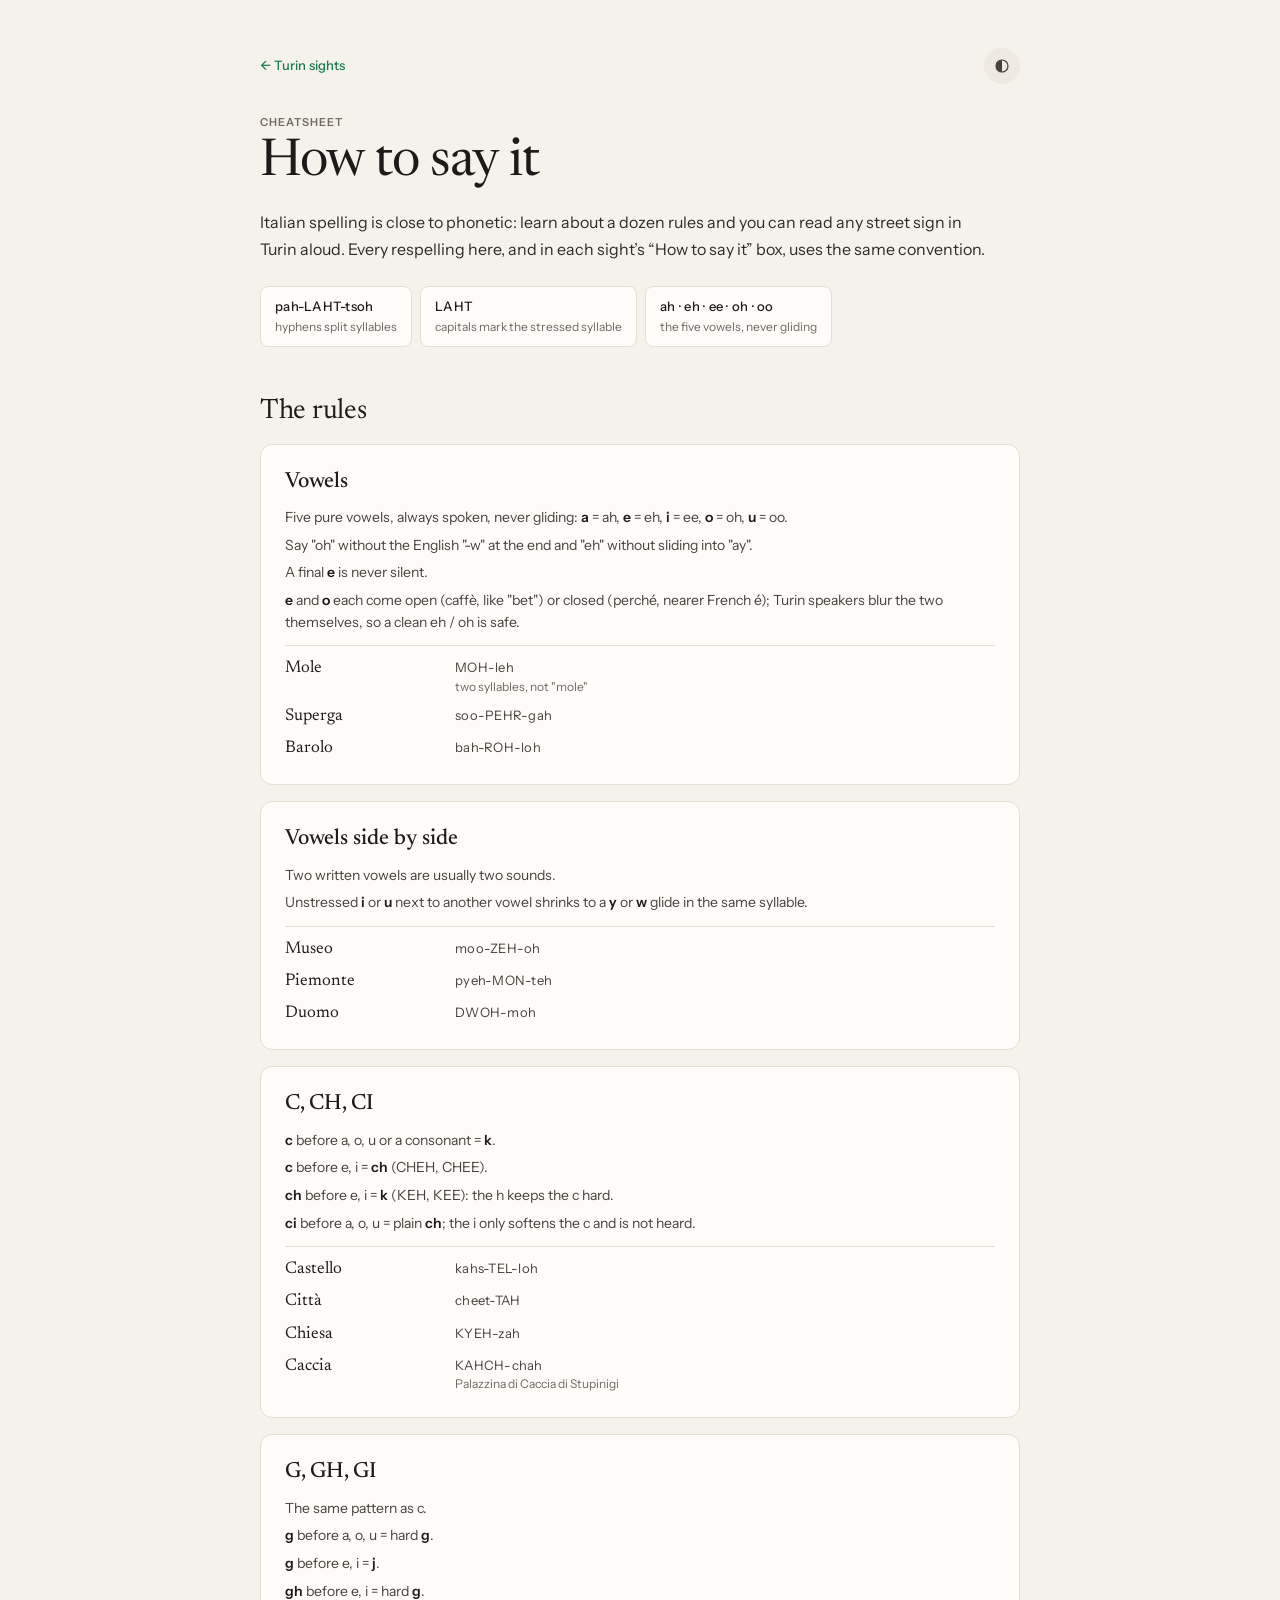
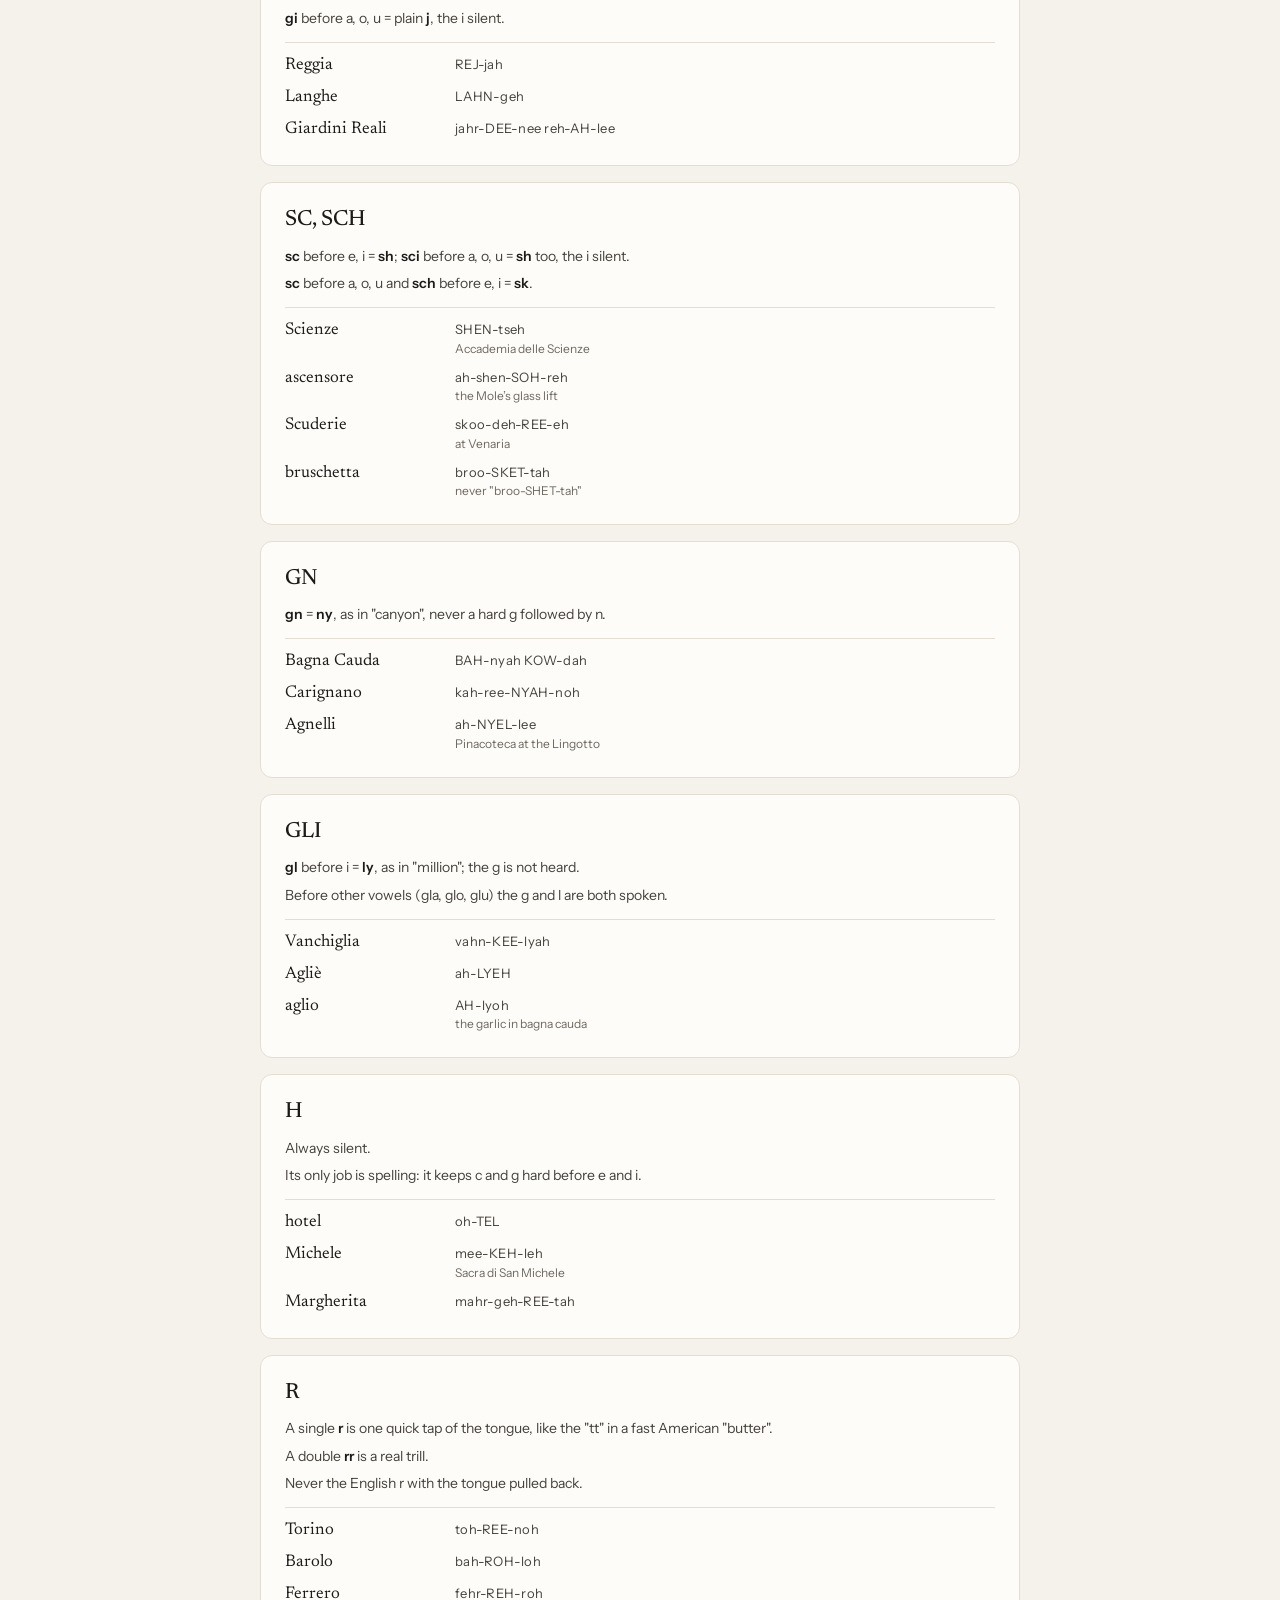
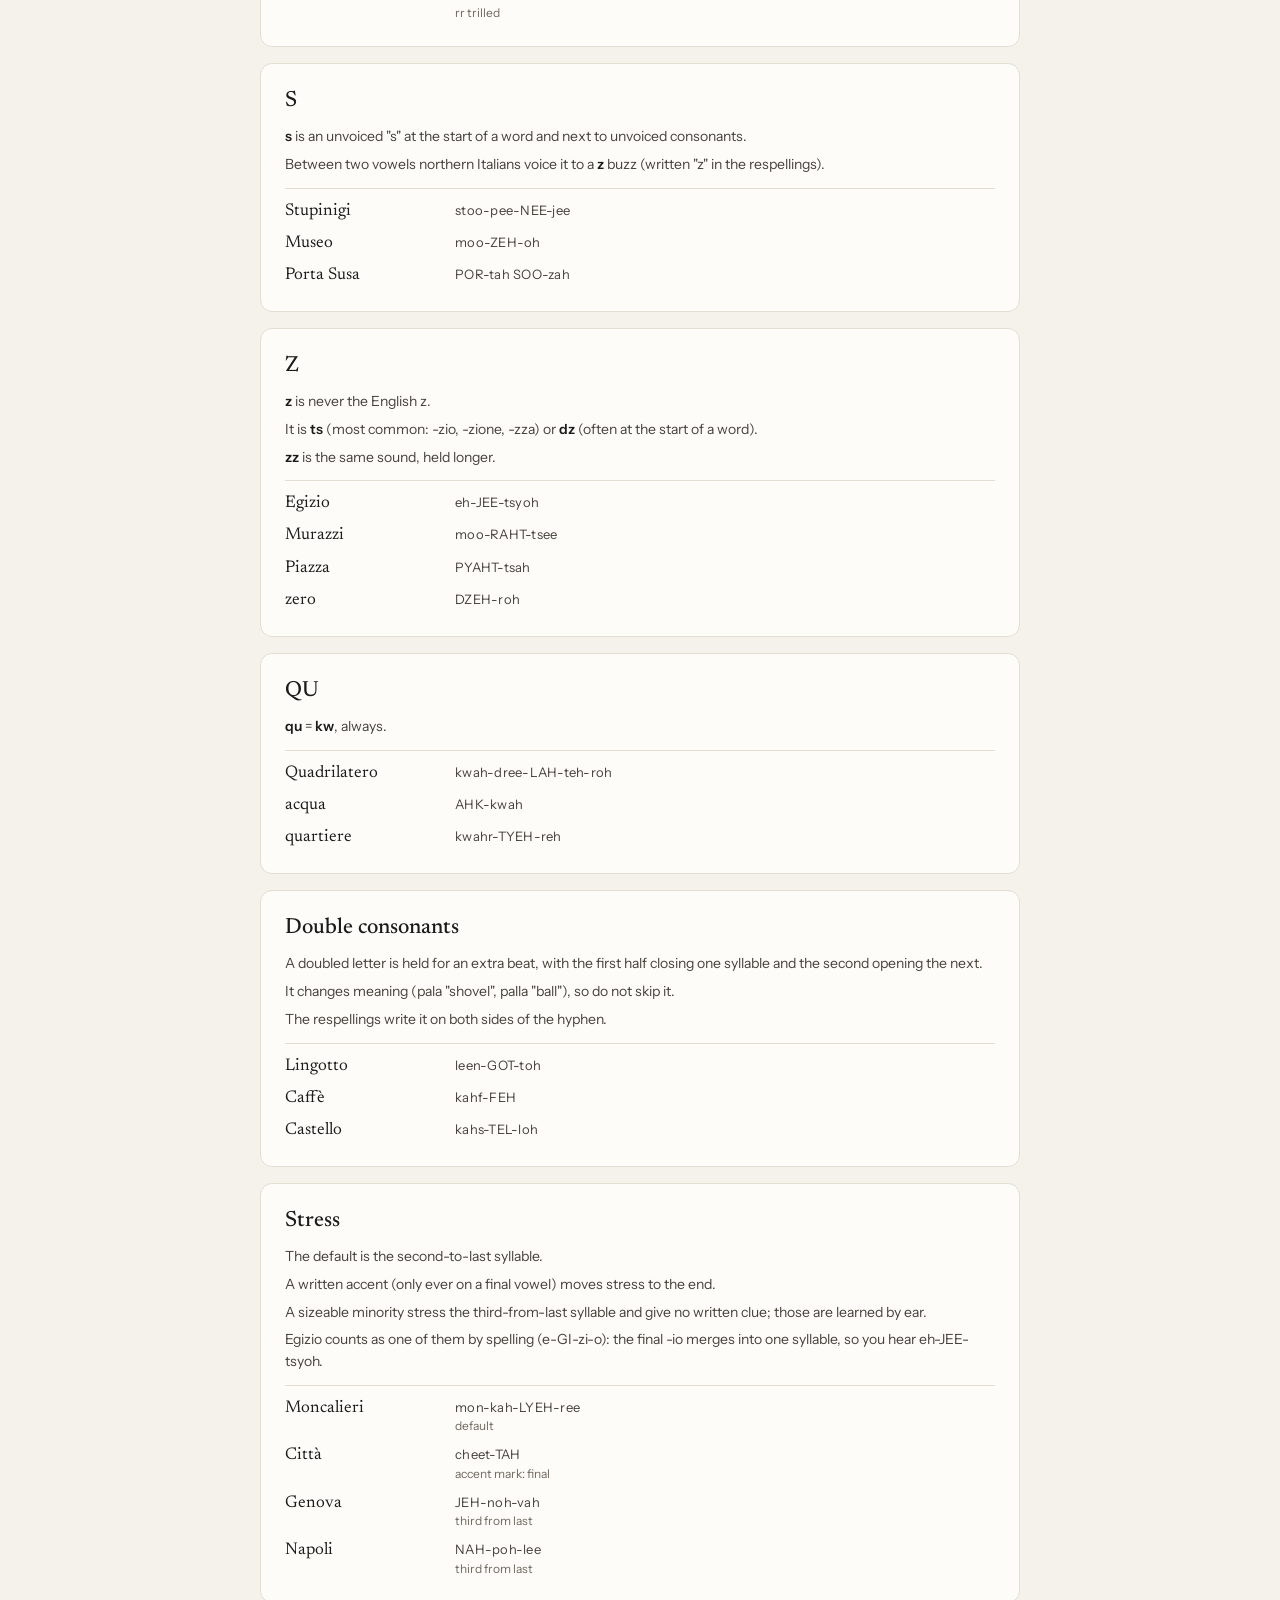
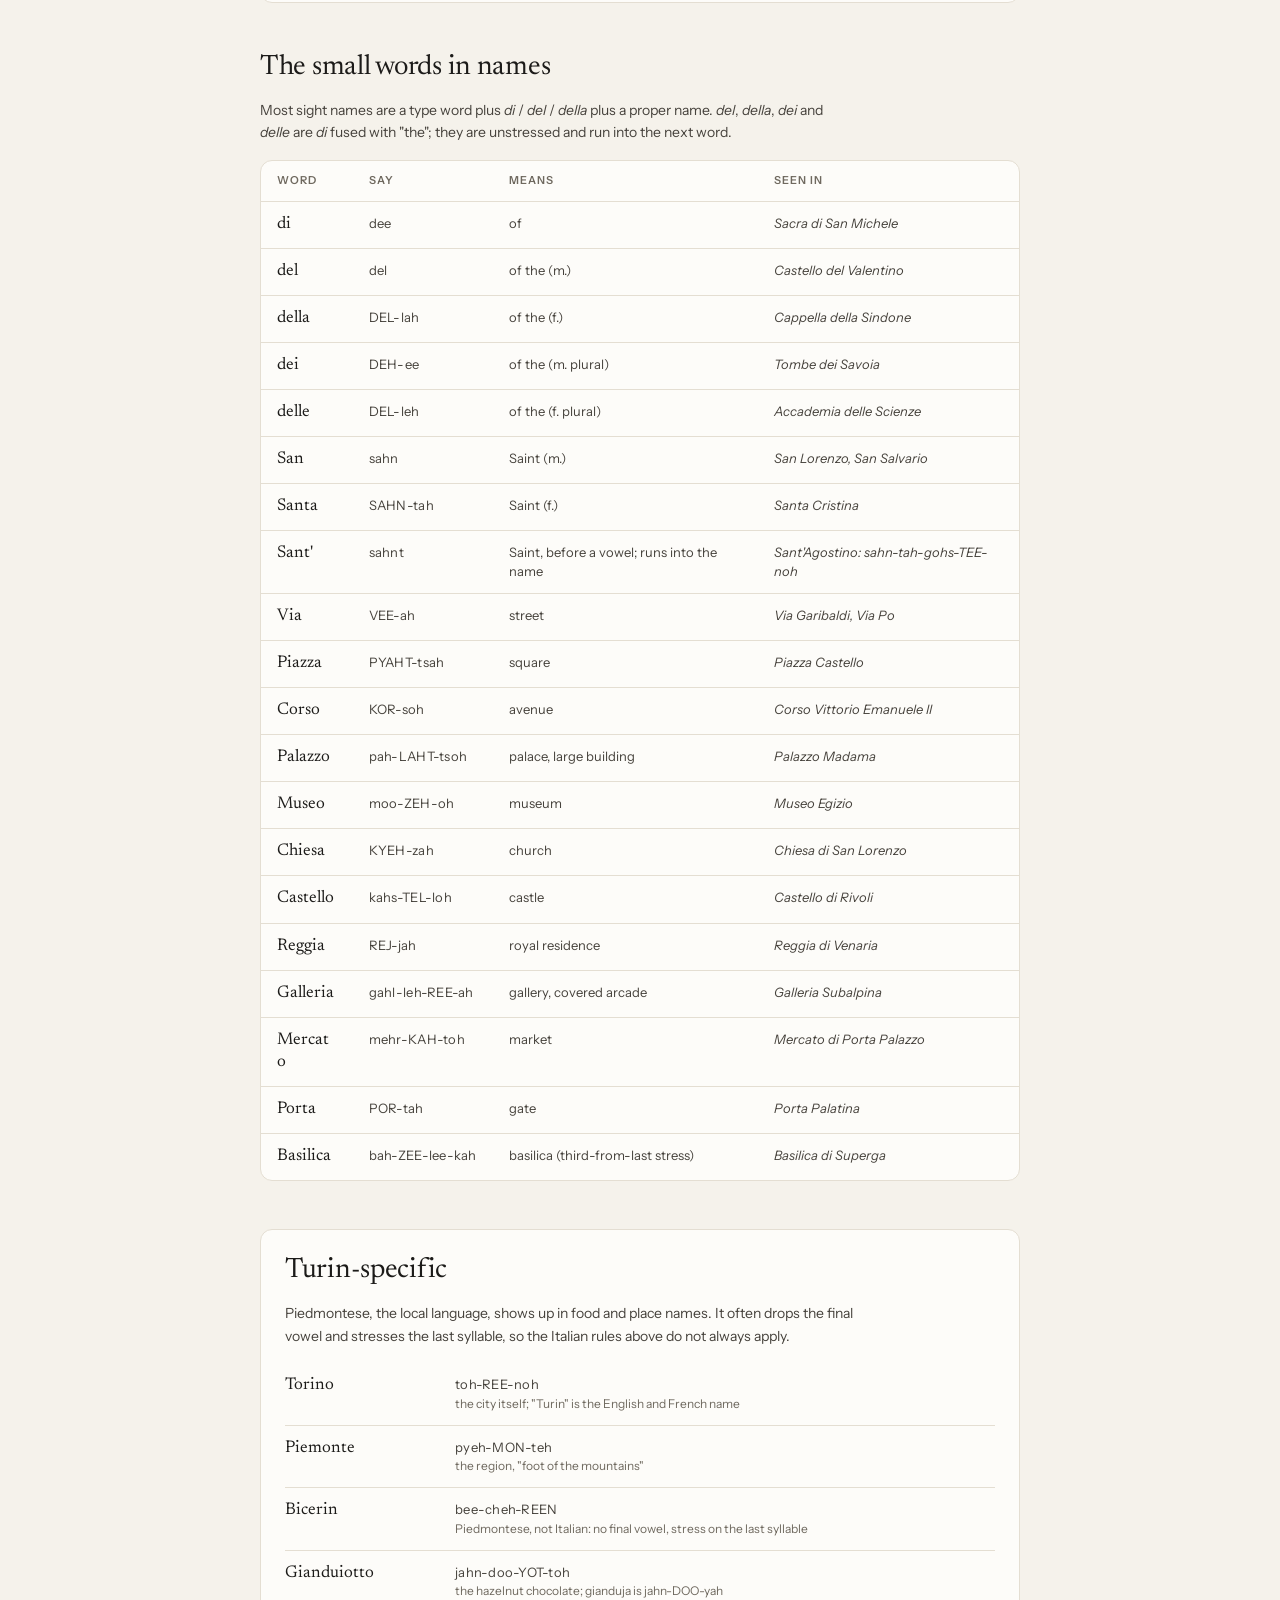
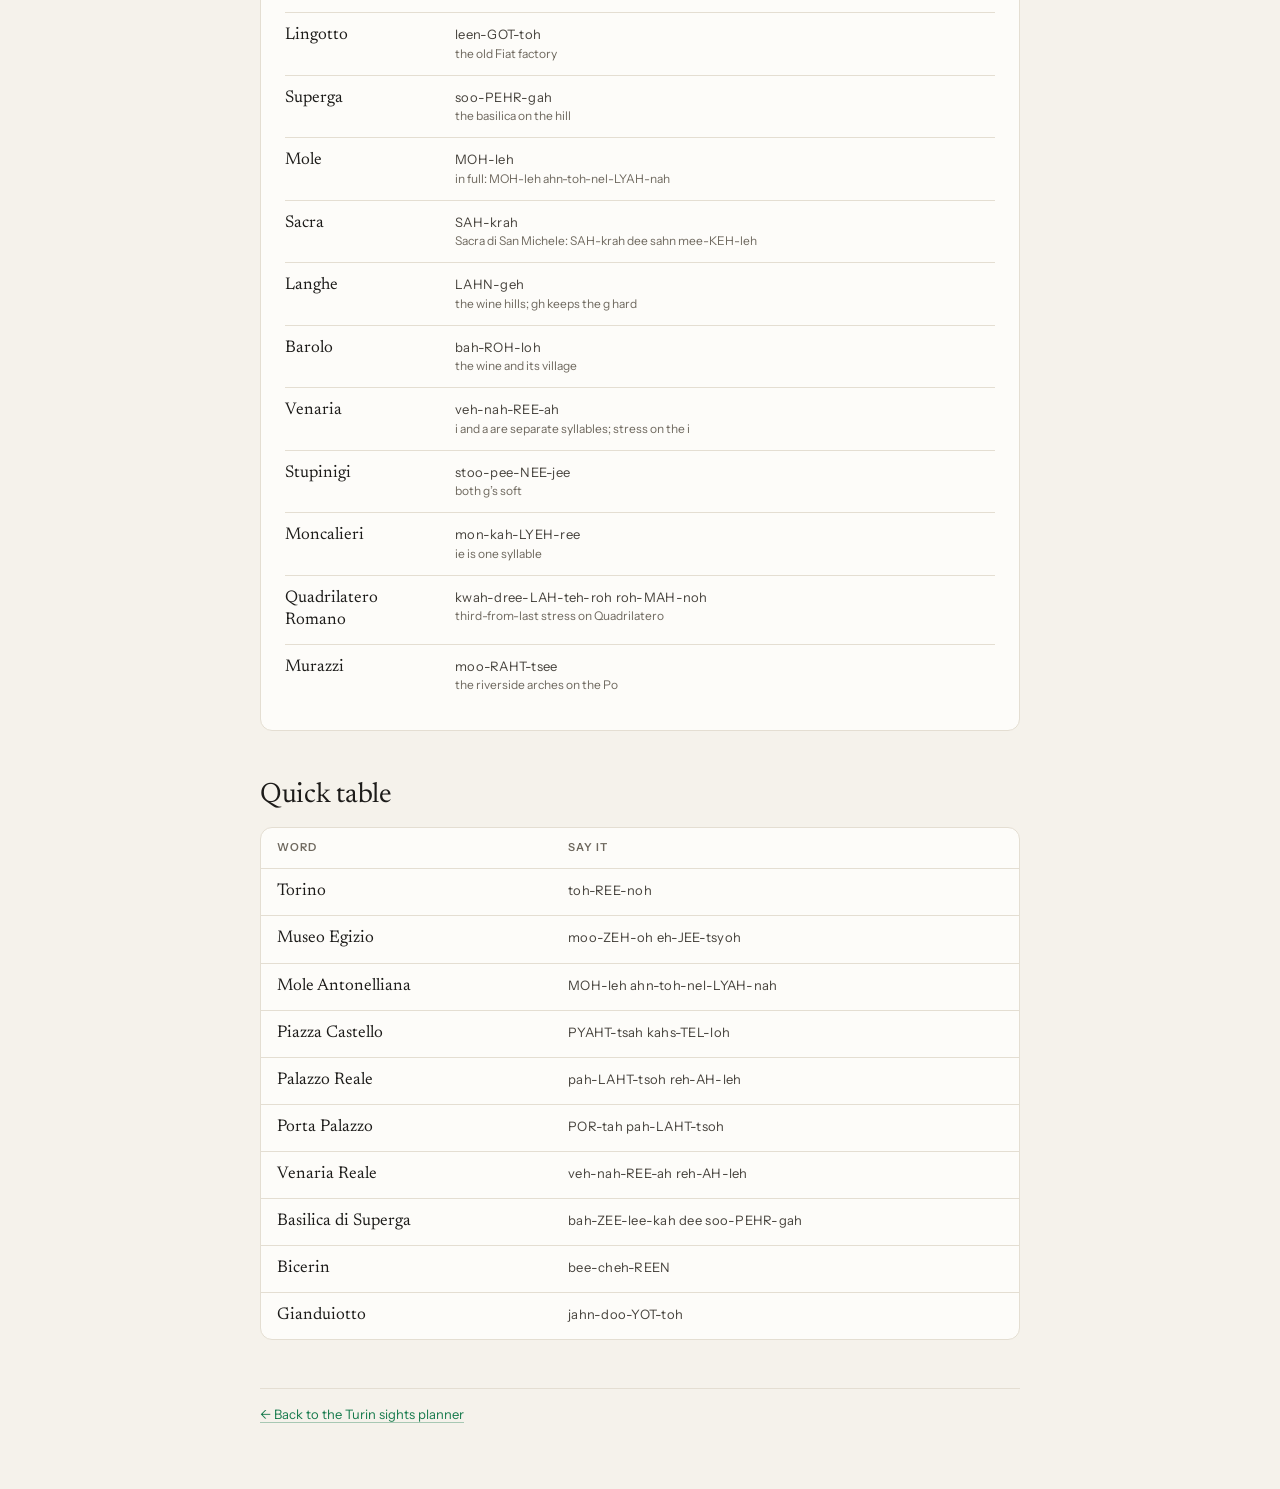
<file: pronunciation/index.html>
<!DOCTYPE html><html lang="en" data-astro-cid-ldqnoiyq> <head><meta charset="UTF-8"><meta name="viewport" content="width=device-width, initial-scale=1.0"><meta name="color-scheme" content="dark light"><meta name="description" content="Italian pronunciation rules for English speakers, with examples from Turin place names."><link rel="icon" href="data:image/svg+xml,%3Csvg xmlns='http://www.w3.org/2000/svg' viewBox='0 0 32 32'%3E%3Ccircle cx='16' cy='13' r='8' fill='%23167A4C'/%3E%3Cpath d='M16 31 9 18h14z' fill='%23167A4C'/%3E%3Ccircle cx='16' cy='13' r='3.2' fill='%23F5F2EB'/%3E%3C/svg%3E"><link rel="preconnect" href="https://fonts.googleapis.com"><link rel="preconnect" href="https://fonts.gstatic.com" crossorigin><link rel="stylesheet" href="https://fonts.googleapis.com/css2?family=Instrument+Sans:wght@400;500;600&family=Newsreader:ital,opsz,wght@0,6..72,300;0,6..72,400;0,6..72,500;1,6..72,300;1,6..72,400&display=swap"><title>Italian Pronunciation · Turin</title><script>
      // Same stored/system theme as the planner, applied before first paint.
      (function () {
        var t = null;
        try { t = JSON.parse(localStorage.getItem('sights-viewer:v1:theme')); } catch (e) {}
        if (t !== 'light' && t !== 'dark') {
          t = window.matchMedia && matchMedia('(prefers-color-scheme: light)').matches ? 'light' : 'dark';
        }
        document.documentElement.setAttribute('data-theme', t);
      })();
    </script><link rel="stylesheet" href="../_astro/index.DwyKe4c8.css">
<link rel="stylesheet" href="../_astro/pronunciation.D8u-wIQ3.css"></head> <body data-astro-cid-ldqnoiyq> <main class="pr" data-astro-cid-ldqnoiyq> <header class="pr-head" data-astro-cid-ldqnoiyq> <div class="pr-head-row" data-astro-cid-ldqnoiyq> <a class="text-btn pr-back" href="../index.html" data-astro-cid-ldqnoiyq>← Turin sights</a> <button type="button" class="round-btn" id="theme-toggle" aria-label="Toggle light or dark theme" title="Toggle theme" data-astro-cid-ldqnoiyq> <svg width="16" height="16" viewBox="0 0 24 24" fill="none" stroke="currentColor" stroke-width="1.8" stroke-linecap="round" stroke-linejoin="round" aria-hidden="true" data-astro-cid-ldqnoiyq> <path d="M12 3a9 9 0 1 0 0 18z" fill="currentColor" stroke="none" data-astro-cid-ldqnoiyq></path> <circle cx="12" cy="12" r="9" data-astro-cid-ldqnoiyq></circle> </svg> </button> </div> <p class="eyebrow" data-astro-cid-ldqnoiyq>Cheatsheet</p> <h1 class="pr-title" data-astro-cid-ldqnoiyq>How to say it</h1> <p class="pr-lede" data-astro-cid-ldqnoiyq>
Italian spelling is close to phonetic: learn about a dozen rules and you can read any street sign in Turin aloud. Every respelling here, and in each sight’s “How to say it” box, uses the same convention.
</p> <div class="pr-key" aria-label="How to read the respellings" data-astro-cid-ldqnoiyq> <div data-astro-cid-ldqnoiyq><span class="say" data-astro-cid-ldqnoiyq>pah-LAHT-tsoh</span><span data-astro-cid-ldqnoiyq>hyphens split syllables</span></div> <div data-astro-cid-ldqnoiyq><span class="say" data-astro-cid-ldqnoiyq>LAHT</span><span data-astro-cid-ldqnoiyq>capitals mark the stressed syllable</span></div> <div data-astro-cid-ldqnoiyq><span class="say" data-astro-cid-ldqnoiyq>ah · eh · ee · oh · oo</span><span data-astro-cid-ldqnoiyq>the five vowels, never gliding</span></div> </div> </header> <section aria-labelledby="rules-h" data-astro-cid-ldqnoiyq> <h2 id="rules-h" class="pr-h2" data-astro-cid-ldqnoiyq>The rules</h2> <div class="pr-grid" data-astro-cid-ldqnoiyq> <article class="pr-card" data-astro-cid-ldqnoiyq> <h3 data-astro-cid-ldqnoiyq>Vowels</h3> <ul class="pr-lines" data-astro-cid-ldqnoiyq> <li data-astro-cid-ldqnoiyq>Five pure vowels, always spoken, never gliding: <b>a</b> = ah, <b>e</b> = eh, <b>i</b> = ee, <b>o</b> = oh, <b>u</b> = oo.</li><li data-astro-cid-ldqnoiyq>Say "oh" without the English "-w" at the end and "eh" without sliding into "ay".</li><li data-astro-cid-ldqnoiyq>A final <b>e</b> is never silent.</li><li data-astro-cid-ldqnoiyq><b>e</b> and <b>o</b> each come open (caffè, like "bet") or closed (perché, nearer French é); Turin speakers blur the two themselves, so a clean eh / oh is safe.</li> </ul> <dl class="pr-ex" data-astro-cid-ldqnoiyq> <div class="pr-ex__row" data-astro-cid-ldqnoiyq> <dt lang="it" data-astro-cid-ldqnoiyq>Mole</dt> <dd data-astro-cid-ldqnoiyq> <span class="say" data-astro-cid-ldqnoiyq>MOH-leh</span> <span class="pr-note" data-astro-cid-ldqnoiyq>two syllables, not &quot;mole&quot;</span> </dd> </div><div class="pr-ex__row" data-astro-cid-ldqnoiyq> <dt lang="it" data-astro-cid-ldqnoiyq>Superga</dt> <dd data-astro-cid-ldqnoiyq> <span class="say" data-astro-cid-ldqnoiyq>soo-PEHR-gah</span>  </dd> </div><div class="pr-ex__row" data-astro-cid-ldqnoiyq> <dt lang="it" data-astro-cid-ldqnoiyq>Barolo</dt> <dd data-astro-cid-ldqnoiyq> <span class="say" data-astro-cid-ldqnoiyq>bah-ROH-loh</span>  </dd> </div> </dl> </article><article class="pr-card" data-astro-cid-ldqnoiyq> <h3 data-astro-cid-ldqnoiyq>Vowels side by side</h3> <ul class="pr-lines" data-astro-cid-ldqnoiyq> <li data-astro-cid-ldqnoiyq>Two written vowels are usually two sounds.</li><li data-astro-cid-ldqnoiyq>Unstressed <b>i</b> or <b>u</b> next to another vowel shrinks to a <b>y</b> or <b>w</b> glide in the same syllable.</li> </ul> <dl class="pr-ex" data-astro-cid-ldqnoiyq> <div class="pr-ex__row" data-astro-cid-ldqnoiyq> <dt lang="it" data-astro-cid-ldqnoiyq>Museo</dt> <dd data-astro-cid-ldqnoiyq> <span class="say" data-astro-cid-ldqnoiyq>moo-ZEH-oh</span>  </dd> </div><div class="pr-ex__row" data-astro-cid-ldqnoiyq> <dt lang="it" data-astro-cid-ldqnoiyq>Piemonte</dt> <dd data-astro-cid-ldqnoiyq> <span class="say" data-astro-cid-ldqnoiyq>pyeh-MON-teh</span>  </dd> </div><div class="pr-ex__row" data-astro-cid-ldqnoiyq> <dt lang="it" data-astro-cid-ldqnoiyq>Duomo</dt> <dd data-astro-cid-ldqnoiyq> <span class="say" data-astro-cid-ldqnoiyq>DWOH-moh</span>  </dd> </div> </dl> </article><article class="pr-card" data-astro-cid-ldqnoiyq> <h3 data-astro-cid-ldqnoiyq>C, CH, CI</h3> <ul class="pr-lines" data-astro-cid-ldqnoiyq> <li data-astro-cid-ldqnoiyq><b>c</b> before a, o, u or a consonant = <b>k</b>.</li><li data-astro-cid-ldqnoiyq><b>c</b> before e, i = <b>ch</b> (CHEH, CHEE).</li><li data-astro-cid-ldqnoiyq><b>ch</b> before e, i = <b>k</b> (KEH, KEE): the h keeps the c hard.</li><li data-astro-cid-ldqnoiyq><b>ci</b> before a, o, u = plain <b>ch</b>; the i only softens the c and is not heard.</li> </ul> <dl class="pr-ex" data-astro-cid-ldqnoiyq> <div class="pr-ex__row" data-astro-cid-ldqnoiyq> <dt lang="it" data-astro-cid-ldqnoiyq>Castello</dt> <dd data-astro-cid-ldqnoiyq> <span class="say" data-astro-cid-ldqnoiyq>kahs-TEL-loh</span>  </dd> </div><div class="pr-ex__row" data-astro-cid-ldqnoiyq> <dt lang="it" data-astro-cid-ldqnoiyq>Città</dt> <dd data-astro-cid-ldqnoiyq> <span class="say" data-astro-cid-ldqnoiyq>cheet-TAH</span>  </dd> </div><div class="pr-ex__row" data-astro-cid-ldqnoiyq> <dt lang="it" data-astro-cid-ldqnoiyq>Chiesa</dt> <dd data-astro-cid-ldqnoiyq> <span class="say" data-astro-cid-ldqnoiyq>KYEH-zah</span>  </dd> </div><div class="pr-ex__row" data-astro-cid-ldqnoiyq> <dt lang="it" data-astro-cid-ldqnoiyq>Caccia</dt> <dd data-astro-cid-ldqnoiyq> <span class="say" data-astro-cid-ldqnoiyq>KAHCH-chah</span> <span class="pr-note" data-astro-cid-ldqnoiyq>Palazzina di Caccia di Stupinigi</span> </dd> </div> </dl> </article><article class="pr-card" data-astro-cid-ldqnoiyq> <h3 data-astro-cid-ldqnoiyq>G, GH, GI</h3> <ul class="pr-lines" data-astro-cid-ldqnoiyq> <li data-astro-cid-ldqnoiyq>The same pattern as c.</li><li data-astro-cid-ldqnoiyq><b>g</b> before a, o, u = hard <b>g</b>.</li><li data-astro-cid-ldqnoiyq><b>g</b> before e, i = <b>j</b>.</li><li data-astro-cid-ldqnoiyq><b>gh</b> before e, i = hard <b>g</b>.</li><li data-astro-cid-ldqnoiyq><b>gi</b> before a, o, u = plain <b>j</b>, the i silent.</li> </ul> <dl class="pr-ex" data-astro-cid-ldqnoiyq> <div class="pr-ex__row" data-astro-cid-ldqnoiyq> <dt lang="it" data-astro-cid-ldqnoiyq>Reggia</dt> <dd data-astro-cid-ldqnoiyq> <span class="say" data-astro-cid-ldqnoiyq>REJ-jah</span>  </dd> </div><div class="pr-ex__row" data-astro-cid-ldqnoiyq> <dt lang="it" data-astro-cid-ldqnoiyq>Langhe</dt> <dd data-astro-cid-ldqnoiyq> <span class="say" data-astro-cid-ldqnoiyq>LAHN-geh</span>  </dd> </div><div class="pr-ex__row" data-astro-cid-ldqnoiyq> <dt lang="it" data-astro-cid-ldqnoiyq>Giardini Reali</dt> <dd data-astro-cid-ldqnoiyq> <span class="say" data-astro-cid-ldqnoiyq>jahr-DEE-nee reh-AH-lee</span>  </dd> </div> </dl> </article><article class="pr-card" data-astro-cid-ldqnoiyq> <h3 data-astro-cid-ldqnoiyq>SC, SCH</h3> <ul class="pr-lines" data-astro-cid-ldqnoiyq> <li data-astro-cid-ldqnoiyq><b>sc</b> before e, i = <b>sh</b>; <b>sci</b> before a, o, u = <b>sh</b> too, the i silent.</li><li data-astro-cid-ldqnoiyq><b>sc</b> before a, o, u and <b>sch</b> before e, i = <b>sk</b>.</li> </ul> <dl class="pr-ex" data-astro-cid-ldqnoiyq> <div class="pr-ex__row" data-astro-cid-ldqnoiyq> <dt lang="it" data-astro-cid-ldqnoiyq>Scienze</dt> <dd data-astro-cid-ldqnoiyq> <span class="say" data-astro-cid-ldqnoiyq>SHEN-tseh</span> <span class="pr-note" data-astro-cid-ldqnoiyq>Accademia delle Scienze</span> </dd> </div><div class="pr-ex__row" data-astro-cid-ldqnoiyq> <dt lang="it" data-astro-cid-ldqnoiyq>ascensore</dt> <dd data-astro-cid-ldqnoiyq> <span class="say" data-astro-cid-ldqnoiyq>ah-shen-SOH-reh</span> <span class="pr-note" data-astro-cid-ldqnoiyq>the Mole’s glass lift</span> </dd> </div><div class="pr-ex__row" data-astro-cid-ldqnoiyq> <dt lang="it" data-astro-cid-ldqnoiyq>Scuderie</dt> <dd data-astro-cid-ldqnoiyq> <span class="say" data-astro-cid-ldqnoiyq>skoo-deh-REE-eh</span> <span class="pr-note" data-astro-cid-ldqnoiyq>at Venaria</span> </dd> </div><div class="pr-ex__row" data-astro-cid-ldqnoiyq> <dt lang="it" data-astro-cid-ldqnoiyq>bruschetta</dt> <dd data-astro-cid-ldqnoiyq> <span class="say" data-astro-cid-ldqnoiyq>broo-SKET-tah</span> <span class="pr-note" data-astro-cid-ldqnoiyq>never &quot;broo-SHET-tah&quot;</span> </dd> </div> </dl> </article><article class="pr-card" data-astro-cid-ldqnoiyq> <h3 data-astro-cid-ldqnoiyq>GN</h3> <ul class="pr-lines" data-astro-cid-ldqnoiyq> <li data-astro-cid-ldqnoiyq><b>gn</b> = <b>ny</b>, as in "canyon", never a hard g followed by n.</li> </ul> <dl class="pr-ex" data-astro-cid-ldqnoiyq> <div class="pr-ex__row" data-astro-cid-ldqnoiyq> <dt lang="it" data-astro-cid-ldqnoiyq>Bagna Cauda</dt> <dd data-astro-cid-ldqnoiyq> <span class="say" data-astro-cid-ldqnoiyq>BAH-nyah KOW-dah</span>  </dd> </div><div class="pr-ex__row" data-astro-cid-ldqnoiyq> <dt lang="it" data-astro-cid-ldqnoiyq>Carignano</dt> <dd data-astro-cid-ldqnoiyq> <span class="say" data-astro-cid-ldqnoiyq>kah-ree-NYAH-noh</span>  </dd> </div><div class="pr-ex__row" data-astro-cid-ldqnoiyq> <dt lang="it" data-astro-cid-ldqnoiyq>Agnelli</dt> <dd data-astro-cid-ldqnoiyq> <span class="say" data-astro-cid-ldqnoiyq>ah-NYEL-lee</span> <span class="pr-note" data-astro-cid-ldqnoiyq>Pinacoteca at the Lingotto</span> </dd> </div> </dl> </article><article class="pr-card" data-astro-cid-ldqnoiyq> <h3 data-astro-cid-ldqnoiyq>GLI</h3> <ul class="pr-lines" data-astro-cid-ldqnoiyq> <li data-astro-cid-ldqnoiyq><b>gl</b> before i = <b>ly</b>, as in "million"; the g is not heard.</li><li data-astro-cid-ldqnoiyq>Before other vowels (gla, glo, glu) the g and l are both spoken.</li> </ul> <dl class="pr-ex" data-astro-cid-ldqnoiyq> <div class="pr-ex__row" data-astro-cid-ldqnoiyq> <dt lang="it" data-astro-cid-ldqnoiyq>Vanchiglia</dt> <dd data-astro-cid-ldqnoiyq> <span class="say" data-astro-cid-ldqnoiyq>vahn-KEE-lyah</span>  </dd> </div><div class="pr-ex__row" data-astro-cid-ldqnoiyq> <dt lang="it" data-astro-cid-ldqnoiyq>Agliè</dt> <dd data-astro-cid-ldqnoiyq> <span class="say" data-astro-cid-ldqnoiyq>ah-LYEH</span>  </dd> </div><div class="pr-ex__row" data-astro-cid-ldqnoiyq> <dt lang="it" data-astro-cid-ldqnoiyq>aglio</dt> <dd data-astro-cid-ldqnoiyq> <span class="say" data-astro-cid-ldqnoiyq>AH-lyoh</span> <span class="pr-note" data-astro-cid-ldqnoiyq>the garlic in bagna cauda</span> </dd> </div> </dl> </article><article class="pr-card" data-astro-cid-ldqnoiyq> <h3 data-astro-cid-ldqnoiyq>H</h3> <ul class="pr-lines" data-astro-cid-ldqnoiyq> <li data-astro-cid-ldqnoiyq>Always silent.</li><li data-astro-cid-ldqnoiyq>Its only job is spelling: it keeps c and g hard before e and i.</li> </ul> <dl class="pr-ex" data-astro-cid-ldqnoiyq> <div class="pr-ex__row" data-astro-cid-ldqnoiyq> <dt lang="it" data-astro-cid-ldqnoiyq>hotel</dt> <dd data-astro-cid-ldqnoiyq> <span class="say" data-astro-cid-ldqnoiyq>oh-TEL</span>  </dd> </div><div class="pr-ex__row" data-astro-cid-ldqnoiyq> <dt lang="it" data-astro-cid-ldqnoiyq>Michele</dt> <dd data-astro-cid-ldqnoiyq> <span class="say" data-astro-cid-ldqnoiyq>mee-KEH-leh</span> <span class="pr-note" data-astro-cid-ldqnoiyq>Sacra di San Michele</span> </dd> </div><div class="pr-ex__row" data-astro-cid-ldqnoiyq> <dt lang="it" data-astro-cid-ldqnoiyq>Margherita</dt> <dd data-astro-cid-ldqnoiyq> <span class="say" data-astro-cid-ldqnoiyq>mahr-geh-REE-tah</span>  </dd> </div> </dl> </article><article class="pr-card" data-astro-cid-ldqnoiyq> <h3 data-astro-cid-ldqnoiyq>R</h3> <ul class="pr-lines" data-astro-cid-ldqnoiyq> <li data-astro-cid-ldqnoiyq>A single <b>r</b> is one quick tap of the tongue, like the "tt" in a fast American "butter".</li><li data-astro-cid-ldqnoiyq>A double <b>rr</b> is a real trill.</li><li data-astro-cid-ldqnoiyq>Never the English r with the tongue pulled back.</li> </ul> <dl class="pr-ex" data-astro-cid-ldqnoiyq> <div class="pr-ex__row" data-astro-cid-ldqnoiyq> <dt lang="it" data-astro-cid-ldqnoiyq>Torino</dt> <dd data-astro-cid-ldqnoiyq> <span class="say" data-astro-cid-ldqnoiyq>toh-REE-noh</span>  </dd> </div><div class="pr-ex__row" data-astro-cid-ldqnoiyq> <dt lang="it" data-astro-cid-ldqnoiyq>Barolo</dt> <dd data-astro-cid-ldqnoiyq> <span class="say" data-astro-cid-ldqnoiyq>bah-ROH-loh</span>  </dd> </div><div class="pr-ex__row" data-astro-cid-ldqnoiyq> <dt lang="it" data-astro-cid-ldqnoiyq>Ferrero</dt> <dd data-astro-cid-ldqnoiyq> <span class="say" data-astro-cid-ldqnoiyq>fehr-REH-roh</span> <span class="pr-note" data-astro-cid-ldqnoiyq>rr trilled</span> </dd> </div> </dl> </article><article class="pr-card" data-astro-cid-ldqnoiyq> <h3 data-astro-cid-ldqnoiyq>S</h3> <ul class="pr-lines" data-astro-cid-ldqnoiyq> <li data-astro-cid-ldqnoiyq><b>s</b> is an unvoiced "s" at the start of a word and next to unvoiced consonants.</li><li data-astro-cid-ldqnoiyq>Between two vowels northern Italians voice it to a <b>z</b> buzz (written "z" in the respellings).</li> </ul> <dl class="pr-ex" data-astro-cid-ldqnoiyq> <div class="pr-ex__row" data-astro-cid-ldqnoiyq> <dt lang="it" data-astro-cid-ldqnoiyq>Stupinigi</dt> <dd data-astro-cid-ldqnoiyq> <span class="say" data-astro-cid-ldqnoiyq>stoo-pee-NEE-jee</span>  </dd> </div><div class="pr-ex__row" data-astro-cid-ldqnoiyq> <dt lang="it" data-astro-cid-ldqnoiyq>Museo</dt> <dd data-astro-cid-ldqnoiyq> <span class="say" data-astro-cid-ldqnoiyq>moo-ZEH-oh</span>  </dd> </div><div class="pr-ex__row" data-astro-cid-ldqnoiyq> <dt lang="it" data-astro-cid-ldqnoiyq>Porta Susa</dt> <dd data-astro-cid-ldqnoiyq> <span class="say" data-astro-cid-ldqnoiyq>POR-tah SOO-zah</span>  </dd> </div> </dl> </article><article class="pr-card" data-astro-cid-ldqnoiyq> <h3 data-astro-cid-ldqnoiyq>Z</h3> <ul class="pr-lines" data-astro-cid-ldqnoiyq> <li data-astro-cid-ldqnoiyq><b>z</b> is never the English z.</li><li data-astro-cid-ldqnoiyq>It is <b>ts</b> (most common: -zio, -zione, -zza) or <b>dz</b> (often at the start of a word).</li><li data-astro-cid-ldqnoiyq><b>zz</b> is the same sound, held longer.</li> </ul> <dl class="pr-ex" data-astro-cid-ldqnoiyq> <div class="pr-ex__row" data-astro-cid-ldqnoiyq> <dt lang="it" data-astro-cid-ldqnoiyq>Egizio</dt> <dd data-astro-cid-ldqnoiyq> <span class="say" data-astro-cid-ldqnoiyq>eh-JEE-tsyoh</span>  </dd> </div><div class="pr-ex__row" data-astro-cid-ldqnoiyq> <dt lang="it" data-astro-cid-ldqnoiyq>Murazzi</dt> <dd data-astro-cid-ldqnoiyq> <span class="say" data-astro-cid-ldqnoiyq>moo-RAHT-tsee</span>  </dd> </div><div class="pr-ex__row" data-astro-cid-ldqnoiyq> <dt lang="it" data-astro-cid-ldqnoiyq>Piazza</dt> <dd data-astro-cid-ldqnoiyq> <span class="say" data-astro-cid-ldqnoiyq>PYAHT-tsah</span>  </dd> </div><div class="pr-ex__row" data-astro-cid-ldqnoiyq> <dt lang="it" data-astro-cid-ldqnoiyq>zero</dt> <dd data-astro-cid-ldqnoiyq> <span class="say" data-astro-cid-ldqnoiyq>DZEH-roh</span>  </dd> </div> </dl> </article><article class="pr-card" data-astro-cid-ldqnoiyq> <h3 data-astro-cid-ldqnoiyq>QU</h3> <ul class="pr-lines" data-astro-cid-ldqnoiyq> <li data-astro-cid-ldqnoiyq><b>qu</b> = <b>kw</b>, always.</li> </ul> <dl class="pr-ex" data-astro-cid-ldqnoiyq> <div class="pr-ex__row" data-astro-cid-ldqnoiyq> <dt lang="it" data-astro-cid-ldqnoiyq>Quadrilatero</dt> <dd data-astro-cid-ldqnoiyq> <span class="say" data-astro-cid-ldqnoiyq>kwah-dree-LAH-teh-roh</span>  </dd> </div><div class="pr-ex__row" data-astro-cid-ldqnoiyq> <dt lang="it" data-astro-cid-ldqnoiyq>acqua</dt> <dd data-astro-cid-ldqnoiyq> <span class="say" data-astro-cid-ldqnoiyq>AHK-kwah</span>  </dd> </div><div class="pr-ex__row" data-astro-cid-ldqnoiyq> <dt lang="it" data-astro-cid-ldqnoiyq>quartiere</dt> <dd data-astro-cid-ldqnoiyq> <span class="say" data-astro-cid-ldqnoiyq>kwahr-TYEH-reh</span>  </dd> </div> </dl> </article><article class="pr-card" data-astro-cid-ldqnoiyq> <h3 data-astro-cid-ldqnoiyq>Double consonants</h3> <ul class="pr-lines" data-astro-cid-ldqnoiyq> <li data-astro-cid-ldqnoiyq>A doubled letter is held for an extra beat, with the first half closing one syllable and the second opening the next.</li><li data-astro-cid-ldqnoiyq>It changes meaning (pala "shovel", palla "ball"), so do not skip it.</li><li data-astro-cid-ldqnoiyq>The respellings write it on both sides of the hyphen.</li> </ul> <dl class="pr-ex" data-astro-cid-ldqnoiyq> <div class="pr-ex__row" data-astro-cid-ldqnoiyq> <dt lang="it" data-astro-cid-ldqnoiyq>Lingotto</dt> <dd data-astro-cid-ldqnoiyq> <span class="say" data-astro-cid-ldqnoiyq>leen-GOT-toh</span>  </dd> </div><div class="pr-ex__row" data-astro-cid-ldqnoiyq> <dt lang="it" data-astro-cid-ldqnoiyq>Caffè</dt> <dd data-astro-cid-ldqnoiyq> <span class="say" data-astro-cid-ldqnoiyq>kahf-FEH</span>  </dd> </div><div class="pr-ex__row" data-astro-cid-ldqnoiyq> <dt lang="it" data-astro-cid-ldqnoiyq>Castello</dt> <dd data-astro-cid-ldqnoiyq> <span class="say" data-astro-cid-ldqnoiyq>kahs-TEL-loh</span>  </dd> </div> </dl> </article><article class="pr-card" data-astro-cid-ldqnoiyq> <h3 data-astro-cid-ldqnoiyq>Stress</h3> <ul class="pr-lines" data-astro-cid-ldqnoiyq> <li data-astro-cid-ldqnoiyq>The default is the second-to-last syllable.</li><li data-astro-cid-ldqnoiyq>A written accent (only ever on a final vowel) moves stress to the end.</li><li data-astro-cid-ldqnoiyq>A sizeable minority stress the third-from-last syllable and give no written clue; those are learned by ear.</li><li data-astro-cid-ldqnoiyq>Egizio counts as one of them by spelling (e-GI-zi-o): the final -io merges into one syllable, so you hear eh-JEE-tsyoh.</li> </ul> <dl class="pr-ex" data-astro-cid-ldqnoiyq> <div class="pr-ex__row" data-astro-cid-ldqnoiyq> <dt lang="it" data-astro-cid-ldqnoiyq>Moncalieri</dt> <dd data-astro-cid-ldqnoiyq> <span class="say" data-astro-cid-ldqnoiyq>mon-kah-LYEH-ree</span> <span class="pr-note" data-astro-cid-ldqnoiyq>default</span> </dd> </div><div class="pr-ex__row" data-astro-cid-ldqnoiyq> <dt lang="it" data-astro-cid-ldqnoiyq>Città</dt> <dd data-astro-cid-ldqnoiyq> <span class="say" data-astro-cid-ldqnoiyq>cheet-TAH</span> <span class="pr-note" data-astro-cid-ldqnoiyq>accent mark: final</span> </dd> </div><div class="pr-ex__row" data-astro-cid-ldqnoiyq> <dt lang="it" data-astro-cid-ldqnoiyq>Genova</dt> <dd data-astro-cid-ldqnoiyq> <span class="say" data-astro-cid-ldqnoiyq>JEH-noh-vah</span> <span class="pr-note" data-astro-cid-ldqnoiyq>third from last</span> </dd> </div><div class="pr-ex__row" data-astro-cid-ldqnoiyq> <dt lang="it" data-astro-cid-ldqnoiyq>Napoli</dt> <dd data-astro-cid-ldqnoiyq> <span class="say" data-astro-cid-ldqnoiyq>NAH-poh-lee</span> <span class="pr-note" data-astro-cid-ldqnoiyq>third from last</span> </dd> </div> </dl> </article> </div> </section> <section aria-labelledby="bits-h" data-astro-cid-ldqnoiyq> <h2 id="bits-h" class="pr-h2" data-astro-cid-ldqnoiyq>The small words in names</h2> <p class="pr-prose" data-astro-cid-ldqnoiyq>
Most sight names are a type word plus <i data-astro-cid-ldqnoiyq>di</i> / <i data-astro-cid-ldqnoiyq>del</i> / <i data-astro-cid-ldqnoiyq>della</i> plus a proper name. <i data-astro-cid-ldqnoiyq>del</i>, <i data-astro-cid-ldqnoiyq>della</i>, <i data-astro-cid-ldqnoiyq>dei</i> and <i data-astro-cid-ldqnoiyq>delle</i> are <i data-astro-cid-ldqnoiyq>di</i> fused with "the"; they are unstressed and run into the next word.
</p> <div class="pr-table-wrap" data-astro-cid-ldqnoiyq> <table class="pr-table" data-astro-cid-ldqnoiyq> <thead data-astro-cid-ldqnoiyq> <tr data-astro-cid-ldqnoiyq><th scope="col" data-astro-cid-ldqnoiyq>Word</th><th scope="col" data-astro-cid-ldqnoiyq>Say</th><th scope="col" data-astro-cid-ldqnoiyq>Means</th><th scope="col" data-astro-cid-ldqnoiyq>Seen in</th></tr> </thead> <tbody data-astro-cid-ldqnoiyq> <tr data-astro-cid-ldqnoiyq> <th scope="row" lang="it" data-astro-cid-ldqnoiyq>di</th> <td class="say" data-astro-cid-ldqnoiyq>dee</td> <td data-astro-cid-ldqnoiyq>of</td> <td lang="it" class="pr-seen" data-astro-cid-ldqnoiyq>Sacra di San Michele</td> </tr><tr data-astro-cid-ldqnoiyq> <th scope="row" lang="it" data-astro-cid-ldqnoiyq>del</th> <td class="say" data-astro-cid-ldqnoiyq>del</td> <td data-astro-cid-ldqnoiyq>of the (m.)</td> <td lang="it" class="pr-seen" data-astro-cid-ldqnoiyq>Castello del Valentino</td> </tr><tr data-astro-cid-ldqnoiyq> <th scope="row" lang="it" data-astro-cid-ldqnoiyq>della</th> <td class="say" data-astro-cid-ldqnoiyq>DEL-lah</td> <td data-astro-cid-ldqnoiyq>of the (f.)</td> <td lang="it" class="pr-seen" data-astro-cid-ldqnoiyq>Cappella della Sindone</td> </tr><tr data-astro-cid-ldqnoiyq> <th scope="row" lang="it" data-astro-cid-ldqnoiyq>dei</th> <td class="say" data-astro-cid-ldqnoiyq>DEH-ee</td> <td data-astro-cid-ldqnoiyq>of the (m. plural)</td> <td lang="it" class="pr-seen" data-astro-cid-ldqnoiyq>Tombe dei Savoia</td> </tr><tr data-astro-cid-ldqnoiyq> <th scope="row" lang="it" data-astro-cid-ldqnoiyq>delle</th> <td class="say" data-astro-cid-ldqnoiyq>DEL-leh</td> <td data-astro-cid-ldqnoiyq>of the (f. plural)</td> <td lang="it" class="pr-seen" data-astro-cid-ldqnoiyq>Accademia delle Scienze</td> </tr><tr data-astro-cid-ldqnoiyq> <th scope="row" lang="it" data-astro-cid-ldqnoiyq>San</th> <td class="say" data-astro-cid-ldqnoiyq>sahn</td> <td data-astro-cid-ldqnoiyq>Saint (m.)</td> <td lang="it" class="pr-seen" data-astro-cid-ldqnoiyq>San Lorenzo, San Salvario</td> </tr><tr data-astro-cid-ldqnoiyq> <th scope="row" lang="it" data-astro-cid-ldqnoiyq>Santa</th> <td class="say" data-astro-cid-ldqnoiyq>SAHN-tah</td> <td data-astro-cid-ldqnoiyq>Saint (f.)</td> <td lang="it" class="pr-seen" data-astro-cid-ldqnoiyq>Santa Cristina</td> </tr><tr data-astro-cid-ldqnoiyq> <th scope="row" lang="it" data-astro-cid-ldqnoiyq>Sant&#39;</th> <td class="say" data-astro-cid-ldqnoiyq>sahnt</td> <td data-astro-cid-ldqnoiyq>Saint, before a vowel; runs into the name</td> <td lang="it" class="pr-seen" data-astro-cid-ldqnoiyq>Sant&#39;Agostino: sahn-tah-gohs-TEE-noh</td> </tr><tr data-astro-cid-ldqnoiyq> <th scope="row" lang="it" data-astro-cid-ldqnoiyq>Via</th> <td class="say" data-astro-cid-ldqnoiyq>VEE-ah</td> <td data-astro-cid-ldqnoiyq>street</td> <td lang="it" class="pr-seen" data-astro-cid-ldqnoiyq>Via Garibaldi, Via Po</td> </tr><tr data-astro-cid-ldqnoiyq> <th scope="row" lang="it" data-astro-cid-ldqnoiyq>Piazza</th> <td class="say" data-astro-cid-ldqnoiyq>PYAHT-tsah</td> <td data-astro-cid-ldqnoiyq>square</td> <td lang="it" class="pr-seen" data-astro-cid-ldqnoiyq>Piazza Castello</td> </tr><tr data-astro-cid-ldqnoiyq> <th scope="row" lang="it" data-astro-cid-ldqnoiyq>Corso</th> <td class="say" data-astro-cid-ldqnoiyq>KOR-soh</td> <td data-astro-cid-ldqnoiyq>avenue</td> <td lang="it" class="pr-seen" data-astro-cid-ldqnoiyq>Corso Vittorio Emanuele II</td> </tr><tr data-astro-cid-ldqnoiyq> <th scope="row" lang="it" data-astro-cid-ldqnoiyq>Palazzo</th> <td class="say" data-astro-cid-ldqnoiyq>pah-LAHT-tsoh</td> <td data-astro-cid-ldqnoiyq>palace, large building</td> <td lang="it" class="pr-seen" data-astro-cid-ldqnoiyq>Palazzo Madama</td> </tr><tr data-astro-cid-ldqnoiyq> <th scope="row" lang="it" data-astro-cid-ldqnoiyq>Museo</th> <td class="say" data-astro-cid-ldqnoiyq>moo-ZEH-oh</td> <td data-astro-cid-ldqnoiyq>museum</td> <td lang="it" class="pr-seen" data-astro-cid-ldqnoiyq>Museo Egizio</td> </tr><tr data-astro-cid-ldqnoiyq> <th scope="row" lang="it" data-astro-cid-ldqnoiyq>Chiesa</th> <td class="say" data-astro-cid-ldqnoiyq>KYEH-zah</td> <td data-astro-cid-ldqnoiyq>church</td> <td lang="it" class="pr-seen" data-astro-cid-ldqnoiyq>Chiesa di San Lorenzo</td> </tr><tr data-astro-cid-ldqnoiyq> <th scope="row" lang="it" data-astro-cid-ldqnoiyq>Castello</th> <td class="say" data-astro-cid-ldqnoiyq>kahs-TEL-loh</td> <td data-astro-cid-ldqnoiyq>castle</td> <td lang="it" class="pr-seen" data-astro-cid-ldqnoiyq>Castello di Rivoli</td> </tr><tr data-astro-cid-ldqnoiyq> <th scope="row" lang="it" data-astro-cid-ldqnoiyq>Reggia</th> <td class="say" data-astro-cid-ldqnoiyq>REJ-jah</td> <td data-astro-cid-ldqnoiyq>royal residence</td> <td lang="it" class="pr-seen" data-astro-cid-ldqnoiyq>Reggia di Venaria</td> </tr><tr data-astro-cid-ldqnoiyq> <th scope="row" lang="it" data-astro-cid-ldqnoiyq>Galleria</th> <td class="say" data-astro-cid-ldqnoiyq>gahl-leh-REE-ah</td> <td data-astro-cid-ldqnoiyq>gallery, covered arcade</td> <td lang="it" class="pr-seen" data-astro-cid-ldqnoiyq>Galleria Subalpina</td> </tr><tr data-astro-cid-ldqnoiyq> <th scope="row" lang="it" data-astro-cid-ldqnoiyq>Mercato</th> <td class="say" data-astro-cid-ldqnoiyq>mehr-KAH-toh</td> <td data-astro-cid-ldqnoiyq>market</td> <td lang="it" class="pr-seen" data-astro-cid-ldqnoiyq>Mercato di Porta Palazzo</td> </tr><tr data-astro-cid-ldqnoiyq> <th scope="row" lang="it" data-astro-cid-ldqnoiyq>Porta</th> <td class="say" data-astro-cid-ldqnoiyq>POR-tah</td> <td data-astro-cid-ldqnoiyq>gate</td> <td lang="it" class="pr-seen" data-astro-cid-ldqnoiyq>Porta Palatina</td> </tr><tr data-astro-cid-ldqnoiyq> <th scope="row" lang="it" data-astro-cid-ldqnoiyq>Basilica</th> <td class="say" data-astro-cid-ldqnoiyq>bah-ZEE-lee-kah</td> <td data-astro-cid-ldqnoiyq>basilica (third-from-last stress)</td> <td lang="it" class="pr-seen" data-astro-cid-ldqnoiyq>Basilica di Superga</td> </tr> </tbody> </table> </div> </section> <section class="pr-local" aria-labelledby="local-h" data-astro-cid-ldqnoiyq> <h2 id="local-h" data-astro-cid-ldqnoiyq>Turin-specific</h2> <p class="pr-prose" data-astro-cid-ldqnoiyq>
Piedmontese, the local language, shows up in food and place names. It often drops the final vowel and stresses the last syllable, so the Italian rules above do not always apply.
</p> <dl class="pr-local__list" data-astro-cid-ldqnoiyq> <div class="pr-local__row" data-astro-cid-ldqnoiyq> <dt lang="it" data-astro-cid-ldqnoiyq>Torino</dt> <dd data-astro-cid-ldqnoiyq> <span class="say" data-astro-cid-ldqnoiyq>toh-REE-noh</span> <span class="pr-note" data-astro-cid-ldqnoiyq>the city itself; &quot;Turin&quot; is the English and French name</span> </dd> </div><div class="pr-local__row" data-astro-cid-ldqnoiyq> <dt lang="it" data-astro-cid-ldqnoiyq>Piemonte</dt> <dd data-astro-cid-ldqnoiyq> <span class="say" data-astro-cid-ldqnoiyq>pyeh-MON-teh</span> <span class="pr-note" data-astro-cid-ldqnoiyq>the region, &quot;foot of the mountains&quot;</span> </dd> </div><div class="pr-local__row" data-astro-cid-ldqnoiyq> <dt lang="it" data-astro-cid-ldqnoiyq>Bicerin</dt> <dd data-astro-cid-ldqnoiyq> <span class="say" data-astro-cid-ldqnoiyq>bee-cheh-REEN</span> <span class="pr-note" data-astro-cid-ldqnoiyq>Piedmontese, not Italian: no final vowel, stress on the last syllable</span> </dd> </div><div class="pr-local__row" data-astro-cid-ldqnoiyq> <dt lang="it" data-astro-cid-ldqnoiyq>Gianduiotto</dt> <dd data-astro-cid-ldqnoiyq> <span class="say" data-astro-cid-ldqnoiyq>jahn-doo-YOT-toh</span> <span class="pr-note" data-astro-cid-ldqnoiyq>the hazelnut chocolate; gianduja is jahn-DOO-yah</span> </dd> </div><div class="pr-local__row" data-astro-cid-ldqnoiyq> <dt lang="it" data-astro-cid-ldqnoiyq>Lingotto</dt> <dd data-astro-cid-ldqnoiyq> <span class="say" data-astro-cid-ldqnoiyq>leen-GOT-toh</span> <span class="pr-note" data-astro-cid-ldqnoiyq>the old Fiat factory</span> </dd> </div><div class="pr-local__row" data-astro-cid-ldqnoiyq> <dt lang="it" data-astro-cid-ldqnoiyq>Superga</dt> <dd data-astro-cid-ldqnoiyq> <span class="say" data-astro-cid-ldqnoiyq>soo-PEHR-gah</span> <span class="pr-note" data-astro-cid-ldqnoiyq>the basilica on the hill</span> </dd> </div><div class="pr-local__row" data-astro-cid-ldqnoiyq> <dt lang="it" data-astro-cid-ldqnoiyq>Mole</dt> <dd data-astro-cid-ldqnoiyq> <span class="say" data-astro-cid-ldqnoiyq>MOH-leh</span> <span class="pr-note" data-astro-cid-ldqnoiyq>in full: MOH-leh ahn-toh-nel-LYAH-nah</span> </dd> </div><div class="pr-local__row" data-astro-cid-ldqnoiyq> <dt lang="it" data-astro-cid-ldqnoiyq>Sacra</dt> <dd data-astro-cid-ldqnoiyq> <span class="say" data-astro-cid-ldqnoiyq>SAH-krah</span> <span class="pr-note" data-astro-cid-ldqnoiyq>Sacra di San Michele: SAH-krah dee sahn mee-KEH-leh</span> </dd> </div><div class="pr-local__row" data-astro-cid-ldqnoiyq> <dt lang="it" data-astro-cid-ldqnoiyq>Langhe</dt> <dd data-astro-cid-ldqnoiyq> <span class="say" data-astro-cid-ldqnoiyq>LAHN-geh</span> <span class="pr-note" data-astro-cid-ldqnoiyq>the wine hills; gh keeps the g hard</span> </dd> </div><div class="pr-local__row" data-astro-cid-ldqnoiyq> <dt lang="it" data-astro-cid-ldqnoiyq>Barolo</dt> <dd data-astro-cid-ldqnoiyq> <span class="say" data-astro-cid-ldqnoiyq>bah-ROH-loh</span> <span class="pr-note" data-astro-cid-ldqnoiyq>the wine and its village</span> </dd> </div><div class="pr-local__row" data-astro-cid-ldqnoiyq> <dt lang="it" data-astro-cid-ldqnoiyq>Venaria</dt> <dd data-astro-cid-ldqnoiyq> <span class="say" data-astro-cid-ldqnoiyq>veh-nah-REE-ah</span> <span class="pr-note" data-astro-cid-ldqnoiyq>i and a are separate syllables; stress on the i</span> </dd> </div><div class="pr-local__row" data-astro-cid-ldqnoiyq> <dt lang="it" data-astro-cid-ldqnoiyq>Stupinigi</dt> <dd data-astro-cid-ldqnoiyq> <span class="say" data-astro-cid-ldqnoiyq>stoo-pee-NEE-jee</span> <span class="pr-note" data-astro-cid-ldqnoiyq>both g’s soft</span> </dd> </div><div class="pr-local__row" data-astro-cid-ldqnoiyq> <dt lang="it" data-astro-cid-ldqnoiyq>Moncalieri</dt> <dd data-astro-cid-ldqnoiyq> <span class="say" data-astro-cid-ldqnoiyq>mon-kah-LYEH-ree</span> <span class="pr-note" data-astro-cid-ldqnoiyq>ie is one syllable</span> </dd> </div><div class="pr-local__row" data-astro-cid-ldqnoiyq> <dt lang="it" data-astro-cid-ldqnoiyq>Quadrilatero Romano</dt> <dd data-astro-cid-ldqnoiyq> <span class="say" data-astro-cid-ldqnoiyq>kwah-dree-LAH-teh-roh roh-MAH-noh</span> <span class="pr-note" data-astro-cid-ldqnoiyq>third-from-last stress on Quadrilatero</span> </dd> </div><div class="pr-local__row" data-astro-cid-ldqnoiyq> <dt lang="it" data-astro-cid-ldqnoiyq>Murazzi</dt> <dd data-astro-cid-ldqnoiyq> <span class="say" data-astro-cid-ldqnoiyq>moo-RAHT-tsee</span> <span class="pr-note" data-astro-cid-ldqnoiyq>the riverside arches on the Po</span> </dd> </div> </dl> </section> <section aria-labelledby="quick-h" data-astro-cid-ldqnoiyq> <h2 id="quick-h" class="pr-h2" data-astro-cid-ldqnoiyq>Quick table</h2> <div class="pr-table-wrap pr-quick" data-astro-cid-ldqnoiyq> <table class="pr-table" data-astro-cid-ldqnoiyq> <thead data-astro-cid-ldqnoiyq> <tr data-astro-cid-ldqnoiyq><th scope="col" data-astro-cid-ldqnoiyq>Word</th><th scope="col" data-astro-cid-ldqnoiyq>Say it</th></tr> </thead> <tbody data-astro-cid-ldqnoiyq> <tr data-astro-cid-ldqnoiyq> <th scope="row" lang="it" data-astro-cid-ldqnoiyq>Torino</th> <td class="say" data-astro-cid-ldqnoiyq>toh-REE-noh</td> </tr><tr data-astro-cid-ldqnoiyq> <th scope="row" lang="it" data-astro-cid-ldqnoiyq>Museo Egizio</th> <td class="say" data-astro-cid-ldqnoiyq>moo-ZEH-oh eh-JEE-tsyoh</td> </tr><tr data-astro-cid-ldqnoiyq> <th scope="row" lang="it" data-astro-cid-ldqnoiyq>Mole Antonelliana</th> <td class="say" data-astro-cid-ldqnoiyq>MOH-leh ahn-toh-nel-LYAH-nah</td> </tr><tr data-astro-cid-ldqnoiyq> <th scope="row" lang="it" data-astro-cid-ldqnoiyq>Piazza Castello</th> <td class="say" data-astro-cid-ldqnoiyq>PYAHT-tsah kahs-TEL-loh</td> </tr><tr data-astro-cid-ldqnoiyq> <th scope="row" lang="it" data-astro-cid-ldqnoiyq>Palazzo Reale</th> <td class="say" data-astro-cid-ldqnoiyq>pah-LAHT-tsoh reh-AH-leh</td> </tr><tr data-astro-cid-ldqnoiyq> <th scope="row" lang="it" data-astro-cid-ldqnoiyq>Porta Palazzo</th> <td class="say" data-astro-cid-ldqnoiyq>POR-tah pah-LAHT-tsoh</td> </tr><tr data-astro-cid-ldqnoiyq> <th scope="row" lang="it" data-astro-cid-ldqnoiyq>Venaria Reale</th> <td class="say" data-astro-cid-ldqnoiyq>veh-nah-REE-ah reh-AH-leh</td> </tr><tr data-astro-cid-ldqnoiyq> <th scope="row" lang="it" data-astro-cid-ldqnoiyq>Basilica di Superga</th> <td class="say" data-astro-cid-ldqnoiyq>bah-ZEE-lee-kah dee soo-PEHR-gah</td> </tr><tr data-astro-cid-ldqnoiyq> <th scope="row" lang="it" data-astro-cid-ldqnoiyq>Bicerin</th> <td class="say" data-astro-cid-ldqnoiyq>bee-cheh-REEN</td> </tr><tr data-astro-cid-ldqnoiyq> <th scope="row" lang="it" data-astro-cid-ldqnoiyq>Gianduiotto</th> <td class="say" data-astro-cid-ldqnoiyq>jahn-doo-YOT-toh</td> </tr> </tbody> </table> </div> </section> <footer class="pr-foot" data-astro-cid-ldqnoiyq> <a href="../index.html" data-astro-cid-ldqnoiyq>← Back to the Turin sights planner</a> </footer> </main> <script>
      document.getElementById('theme-toggle').addEventListener('click', function () {
        var next = document.documentElement.getAttribute('data-theme') === 'dark' ? 'light' : 'dark';
        document.documentElement.setAttribute('data-theme', next);
        try { localStorage.setItem('sights-viewer:v1:theme', JSON.stringify(next)); } catch (e) {}
      });
    </script> </body> </html>
</file>
<file: _astro/index.DwyKe4c8.css>
:root{color-scheme:light;--paper: #f5f2eb;--surface: #fdfcf9;--sunk: #eeeae1;--line: #e4ded2;--line-strong: #cdc5b6;--ink: #1c1b19;--ink-2: #46423c;--prose: #2e2b27;--muted: #6f695f;--accent: #167a4c;--on-accent: #ffffff;--accent-soft: #ddf2e7;--accent-soft-line: #b4e0c8;--scrim: rgba(28, 27, 25, .5);--glass: rgba(253, 252, 249, .92);--primary-fill: var(--ink);--primary-text: var(--surface);--danger: #c2583f;--mk-ink: #fdfcf9;--tint-pct: 8%;--shadow-float: 0 24px 64px -16px rgba(28, 27, 25, .4);--shadow-drawer: 0 24px 64px -16px rgba(28, 27, 25, .28);--shadow-overlay: 0 12px 32px -12px rgba(28, 27, 25, .18);--shadow-glass: 0 1px 2px rgba(28, 27, 25, .12);--chev: url("data:image/svg+xml,%3Csvg xmlns='http://www.w3.org/2000/svg' width='10' height='6'%3E%3Cpath d='M1 1l4 4 4-4' fill='none' stroke='%236F695F' stroke-width='1.6' stroke-linecap='round' stroke-linejoin='round'/%3E%3C/svg%3E");--tick: url("data:image/svg+xml,%3Csvg xmlns='http://www.w3.org/2000/svg' width='12' height='12' viewBox='0 0 12 12'%3E%3Cpath d='M2.5 6.3l2.3 2.3 4.7-5' fill='none' stroke='%23FFFFFF' stroke-width='1.9' stroke-linecap='round' stroke-linejoin='round'/%3E%3C/svg%3E");--serif: "Newsreader", Georgia, serif;--sans: "Instrument Sans", system-ui, sans-serif;--mono: ui-monospace, SFMono-Regular, Menlo, monospace;--s1: 4px;--s2: 8px;--s3: 12px;--s4: 16px;--s5: 20px;--s6: 24px;--s7: 32px;--s8: 40px;--s9: 48px;--s10: 64px;--r-xs: 4px;--r-s: 6px;--r-m: 8px;--r-l: 12px;--r-xl: 16px;--gutter: var(--s8);--sidebar-w: 340px;--header-h: 200px;--t-fast: .15s ease;--ease-in: cubic-bezier(.2, .7, .2, 1)}:root[data-theme=dark]{color-scheme:dark;--paper: #161513;--surface: #1e1d1a;--sunk: #282622;--line: #34312c;--line-strong: #4a463f;--ink: #ede9e1;--ink-2: #c7c1b6;--prose: #dcd7ce;--muted: #9c958a;--accent: #4fd39a;--on-accent: #0b2a1c;--accent-soft: #173a2a;--accent-soft-line: #23573f;--scrim: rgba(0, 0, 0, .6);--glass: rgba(30, 29, 26, .88);--primary-fill: var(--ink);--primary-text: var(--paper);--danger: #da735b;--mk-ink: #161513;--tint-pct: 12%;--shadow-float: 0 24px 64px -16px rgba(0, 0, 0, .5);--shadow-drawer: 0 24px 64px -16px rgba(0, 0, 0, .5);--shadow-overlay: 0 12px 32px -12px rgba(0, 0, 0, .5);--shadow-glass: 0 1px 2px rgba(0, 0, 0, .4);--chev: url("data:image/svg+xml,%3Csvg xmlns='http://www.w3.org/2000/svg' width='10' height='6'%3E%3Cpath d='M1 1l4 4 4-4' fill='none' stroke='%239C958A' stroke-width='1.6' stroke-linecap='round' stroke-linejoin='round'/%3E%3C/svg%3E");--tick: url("data:image/svg+xml,%3Csvg xmlns='http://www.w3.org/2000/svg' width='12' height='12' viewBox='0 0 12 12'%3E%3Cpath d='M2.5 6.3l2.3 2.3 4.7-5' fill='none' stroke='%230B2A1C' stroke-width='1.9' stroke-linecap='round' stroke-linejoin='round'/%3E%3C/svg%3E")}*,*:before,*:after{box-sizing:border-box}html,body{margin:0;background:var(--paper);color:var(--ink);font-family:var(--sans);font-size:14px;line-height:1.5;-webkit-font-smoothing:antialiased}h1,h2,h3,p,ul,ol,dl,dd,figure{margin:0}ul,ol{padding:0}p{text-wrap:pretty}button,input,select,textarea{font:inherit;color:inherit}button{cursor:pointer}button:disabled{cursor:default}a{color:var(--accent);text-decoration-color:color-mix(in srgb,var(--accent) 35%,transparent);text-underline-offset:3px}a:hover{color:var(--ink);text-decoration-color:currentColor}:focus-visible{outline:2px solid var(--accent);outline-offset:2px}.sr-only{position:absolute;width:1px;height:1px;padding:0;margin:-1px;overflow:hidden;clip:rect(0 0 0 0);white-space:nowrap;border:0}.skip-link{position:absolute;left:var(--s3);top:-48px;z-index:3000;padding:var(--s2) var(--s3);border-radius:var(--r-m);background:var(--primary-fill);color:var(--primary-text);font-weight:500}.skip-link:focus{top:var(--s3)}.boot,.noscript{display:grid;place-items:center;min-height:100vh;color:var(--muted);font-size:13px}.eyebrow{font-size:11px;line-height:1.2;font-weight:600;letter-spacing:.09em;text-transform:uppercase;color:var(--muted)}.kbd{display:inline-block;min-width:18px;padding:0 5px;border:1px solid var(--line-strong);border-radius:5px;font-size:12px;font-weight:500;text-align:center;color:var(--ink-2)}.dot{flex:none;display:inline-block;width:8px;height:8px;border-radius:50%;background:var(--dot)}.swatch{flex:none;display:inline-block;width:10px;height:10px;border-radius:3px;background:var(--day)}.sep{margin:0 var(--s1);color:var(--line-strong)}.link{padding:0;border:0;background:none;color:var(--accent);font-size:inherit;text-decoration:underline;text-decoration-color:color-mix(in srgb,var(--accent) 35%,transparent);text-underline-offset:3px}.link:hover{color:var(--ink);text-decoration-color:currentColor}.ext{color:var(--muted)}.text-btn{display:inline-flex;align-items:center;gap:var(--s1);padding:0;border:0;background:none;color:var(--accent);font-size:13px;font-weight:500}.text-btn:hover:not(:disabled){color:var(--ink)}.text-btn--quiet{color:var(--ink-2)}.text-btn:disabled{opacity:.35}.btn{display:inline-flex;align-items:center;justify-content:center;gap:var(--s2);height:40px;padding:0 var(--s4);border-radius:var(--r-m);border:1px solid var(--line-strong);background:var(--surface);color:var(--ink);font-size:14px;font-weight:500;white-space:nowrap;text-decoration:none;transition:background var(--t-fast),border-color var(--t-fast)}.btn:hover:not(:disabled){background:var(--sunk);color:var(--ink)}.btn.primary{border-color:var(--primary-fill);background:var(--primary-fill);color:var(--primary-text)}.btn.primary:hover:not(:disabled){background:var(--primary-fill);color:var(--primary-text);opacity:.88}.btn:disabled{opacity:.35}.round-btn{display:inline-grid;place-items:center;flex:none;width:36px;height:36px;padding:0;border-radius:999px;border:1px solid transparent;background:var(--sunk);color:var(--ink-2);transition:background var(--t-fast),opacity var(--t-fast)}.round-btn:hover:not(:disabled){background:var(--line);color:var(--ink)}.round-btn--line{border-color:var(--line);background:var(--surface)}.round-btn--line:hover:not(:disabled){background:var(--sunk)}.round-btn:disabled{opacity:.35}.mini-btn{position:relative;display:inline-grid;place-items:center;flex:none;width:26px;height:26px;padding:0;border:0;border-radius:var(--r-s);background:transparent;color:var(--muted);transition:background var(--t-fast),color var(--t-fast)}.mini-btn:hover:not(:disabled){background:var(--sunk);color:var(--ink)}.mini-btn:disabled{opacity:.3}.glass-btn{display:inline-flex;align-items:center;justify-content:center;min-width:34px;height:34px;padding:0 var(--s2);border:0;border-radius:999px;background:var(--glass);color:var(--ink);box-shadow:var(--shadow-glass);transition:background var(--t-fast)}.glass-btn:hover{background:var(--surface)}.trip-btn.on,.trip-btn.on:hover{gap:3px;padding:0 10px 0 8px;background:var(--accent);color:var(--on-accent);box-shadow:0 0 0 2px var(--surface),var(--shadow-glass)}.trip-btn .num{font-size:14px;font-weight:600;font-variant-numeric:tabular-nums}.select{height:38px;padding:0 32px 0 var(--s3);border-radius:var(--r-m);border:1px solid var(--line-strong);background:var(--surface) var(--chev) no-repeat right 12px center;appearance:none;color:var(--ink);font-size:13px}.select--sm{height:32px}.select--xs{height:30px;padding:0 26px 0 var(--s2);background-position:right 9px center;font-size:12px}.count-pill{display:inline-grid;place-items:center;min-width:18px;height:18px;padding:0 5px;border-radius:999px;background:var(--accent);color:var(--on-accent);font-size:11px;font-weight:600;letter-spacing:0;font-variant-numeric:tabular-nums}.chev{display:inline-grid;color:var(--muted);transition:transform var(--t-fast)}.chev.open{transform:rotate(90deg)}.app{max-width:1920px;margin:0 auto;padding:0 var(--gutter) var(--s10)}.masthead{display:flex;flex-direction:column;gap:var(--s6);padding:var(--s9) 0 28px}.masthead-row{display:flex;align-items:flex-end;justify-content:space-between;gap:var(--s4)}.brand{display:flex;flex-direction:column;gap:var(--s2);min-width:0}.brand-city{font-family:var(--serif);font-size:52px;line-height:1;font-weight:400;letter-spacing:-.02em;text-wrap:balance}.brand-meta{font-size:13px;line-height:1.45;color:var(--muted);font-variant-numeric:tabular-nums}.top-actions{display:flex;align-items:center;gap:var(--s2);flex-wrap:wrap;justify-content:flex-end}.head-pill{display:inline-flex;align-items:center;gap:var(--s2);height:38px;padding:0 14px;border-radius:999px;border:1px solid var(--line-strong);background:var(--surface);color:var(--ink);font-size:13px;font-weight:500;transition:background var(--t-fast)}.head-pill:hover{background:var(--sunk)}.head-pill-count{font-weight:600;font-variant-numeric:tabular-nums}.segmented{display:inline-flex;gap:2px;padding:3px;border-radius:calc(var(--r-m) + 2px);background:var(--sunk)}.segmented button{display:inline-flex;align-items:center;gap:6px;height:34px;padding:0 var(--s4);border:1px solid transparent;border-radius:var(--r-m);background:transparent;color:var(--ink-2);font-size:13px;font-weight:500;white-space:nowrap;transition:background var(--t-fast),color var(--t-fast)}.segmented button:hover{color:var(--ink)}.segmented button.on{border-color:var(--line);background:var(--surface);color:var(--ink)}.search{position:relative;display:flex;align-items:center;height:54px;border-radius:var(--r-l);border:1px solid var(--line-strong);background:var(--surface);color:var(--muted);transition:border-color var(--t-fast)}.search>svg{position:absolute;left:18px;pointer-events:none}.search:focus-within{border-color:var(--accent)}.search input{flex:1;min-width:0;height:100%;padding:0 var(--s3) 0 var(--s9);border:0;border-radius:var(--r-l);outline:none;background:transparent;color:var(--ink);font-size:15px}.search input::placeholder{color:var(--muted)}.search input::-webkit-search-cancel-button{display:none}.search-key{display:inline-grid;place-items:center;min-width:22px;height:22px;margin-right:var(--s4);padding:0 6px;border:1px solid var(--line-strong);border-radius:5px;font-family:var(--sans);font-size:12px;color:var(--muted)}.search-clear{display:inline-grid;place-items:center;flex:none;width:32px;height:32px;margin-right:11px;padding:0;border:0;border-radius:999px;background:var(--sunk);color:var(--ink-2)}.search-clear:hover{background:var(--line);color:var(--ink)}.layout{display:grid;grid-template-columns:var(--sidebar-w) minmax(0,1fr);gap:var(--s8);align-items:start}.sidebar{position:sticky;top:var(--s5);height:calc(100vh - 2 * var(--s5));display:flex;flex-direction:column;border:1px solid var(--line);border-radius:var(--r-l);background:var(--surface);outline:none;overflow:hidden}.tabs{display:flex;align-items:center;gap:var(--s6);padding:0 var(--s6);border-bottom:1px solid var(--line)}.tabs [role=tab]{display:inline-flex;align-items:center;gap:6px;height:52px;padding:0;border:0;background:none;color:var(--muted);font-size:14px;font-weight:600;box-shadow:inset 0 -2px 0 transparent;transition:color var(--t-fast),box-shadow var(--t-fast)}.tabs [role=tab]:hover{color:var(--ink)}.tabs [role=tab][aria-selected=true]{color:var(--ink);box-shadow:inset 0 -2px 0 var(--ink)}.tab-count{font-size:12px;font-weight:500;color:var(--muted);font-variant-numeric:tabular-nums}.drawer-close{margin-left:auto}.sidebar-scroll{position:relative;flex:1;min-height:0;overflow-y:auto;padding:var(--s5) var(--s6) var(--s6);scrollbar-width:thin}.sidebar-foot{display:flex;flex-wrap:wrap;align-items:center;justify-content:space-between;gap:var(--s1) var(--s3);padding:14px var(--s6);border-top:1px solid var(--line);font-size:12px;line-height:1.4;color:var(--muted)}.io-bar{display:flex;align-items:center;gap:14px}.io-bar .text-btn{font-size:12px}.toast{position:fixed;left:50%;bottom:var(--s6);z-index:3000;transform:translate(-50%);padding:10px var(--s4);border-radius:999px;background:var(--ink);color:var(--surface);font-size:13px;font-weight:500;white-space:nowrap;box-shadow:var(--shadow-float);animation:fade-in .25s var(--ease-in)}.panel-head{display:flex;align-items:baseline;justify-content:space-between;gap:var(--s3)}.panel-title{font-family:var(--serif);font-size:22px;line-height:1.2;font-weight:500}.panel-sub{display:block;margin-top:var(--s1);font-family:var(--sans);font-size:13px;line-height:1.45;font-weight:400;color:var(--muted);font-variant-numeric:tabular-nums}.filter-panel{display:flex;flex-direction:column;gap:var(--s6)}.toggles{display:flex;flex-direction:column;gap:var(--s3)}.switch{display:flex;align-items:center;gap:var(--s3);font-size:14px;color:var(--ink);cursor:pointer}.switch input{position:absolute;opacity:0;width:1px;height:1px}.switch-track{position:relative;flex:none;width:30px;height:18px;border-radius:999px;background:var(--line-strong);transition:background var(--t-fast)}.switch-track:after{content:"";position:absolute;top:2px;left:2px;width:14px;height:14px;border-radius:50%;background:var(--surface);box-shadow:var(--shadow-glass);transition:transform var(--t-fast)}.switch input:checked+.switch-track{background:var(--accent)}.switch input:checked+.switch-track:after{transform:translate(12px)}.switch input:focus-visible+.switch-track{outline:2px solid var(--accent);outline-offset:2px}.facet{margin:0;padding:18px 0 0;border:0;border-top:1px solid var(--line);min-width:0}.facet-head{display:flex;align-items:center;justify-content:space-between;gap:var(--s2)}.facet-toggle{display:inline-flex;align-items:center;gap:var(--s2);min-height:24px;padding:0;border:0;background:none}.facet-label{font-size:11px;line-height:1.2;font-weight:600;letter-spacing:.09em;text-transform:uppercase;color:var(--ink-2)}.facet-list{display:flex;flex-direction:column;gap:var(--s1);margin-top:var(--s3);padding-right:var(--s1);list-style:none;max-height:260px;overflow-y:auto;scrollbar-width:thin}.check{display:flex;align-items:center;gap:10px;min-height:32px;font-size:14px;color:var(--ink);cursor:pointer}.check input{flex:none;width:18px;height:18px;margin:0;border:1.5px solid var(--line-strong);border-radius:5px;background:var(--surface);appearance:none;cursor:pointer;transition:background var(--t-fast),border-color var(--t-fast)}.check input:checked{border-color:var(--accent);background:var(--accent) var(--tick) center / 12px no-repeat}.check:hover input:not(:checked){border-color:var(--muted)}.check-label{flex:1;min-width:0;overflow:hidden;text-overflow:ellipsis;white-space:nowrap}.check-count{font-size:12px;color:var(--muted);font-variant-numeric:tabular-nums}.check.muted{opacity:.45}.trip-panel{display:flex;flex-direction:column;gap:var(--s3)}.trip-actions{display:flex;align-items:center;gap:var(--s2);margin:var(--s1) 0 var(--s1)}.trip-actions .btn{padding:0 14px}.trip-clear{margin-left:auto}.trip-empty{display:flex;flex-direction:column;gap:var(--s2);padding:var(--s6) var(--s5);border:1px dashed var(--line-strong);border-radius:var(--r-l);text-align:center}.trip-empty-title{font-family:var(--serif);font-size:21px;line-height:1.2;font-weight:500}.trip-empty-hint{font-size:13px;color:var(--muted)}.day{padding:var(--s3) var(--s3) var(--s3) var(--s3);border:1px solid var(--line);border-radius:var(--r-l);background:var(--surface)}.day-head{display:flex;align-items:center;gap:var(--s2);min-height:26px}.day-head h3{font-size:14px;font-weight:600}.day-total{margin-left:auto;font-size:12px;color:var(--muted);font-variant-numeric:tabular-nums}.day-empty{margin-top:var(--s2);font-size:13px;color:var(--muted)}.day--none{border-color:var(--line-strong)}.day--none .day-head h3{font-family:var(--serif);font-style:italic;font-weight:400;font-size:16px}.trip-list{margin-top:var(--s1);list-style:none}.trip-item{position:relative;display:grid;grid-template-columns:12px 24px 44px minmax(0,1fr) 26px;column-gap:10px;row-gap:10px;align-items:start;padding:var(--s3) 0;border-bottom:1px solid var(--line)}.trip-item:last-child{border-bottom:0;padding-bottom:0}.trip-item.dragging{background:var(--surface);box-shadow:var(--shadow-float);opacity:.9}.trip-item.drag-over:before{content:"";position:absolute;left:0;right:0;top:-1px;height:2px;background:var(--accent)}.grip{display:grid;place-items:center;height:24px;color:var(--muted);opacity:.4;cursor:grab;transition:opacity var(--t-fast)}.trip-item:hover .grip{opacity:1}.trip-num{display:grid;place-items:center;width:24px;height:24px;border-radius:999px;background:var(--accent);color:var(--on-accent);font-size:12px;font-weight:600;font-variant-numeric:tabular-nums}.trip-thumb{width:44px;height:44px;border-radius:var(--r-s);object-fit:cover;background:var(--sunk)}.trip-thumb.img-fallback .monogram{font-size:22px}.trip-name{display:-webkit-box;-webkit-line-clamp:2;-webkit-box-orient:vertical;overflow:hidden;padding:0;border:0;background:none;text-align:left;font-family:var(--serif);font-size:16px;line-height:1.2;font-weight:500;color:var(--ink);overflow-wrap:anywhere}.trip-name:hover{color:var(--accent)}.trip-sub{grid-column:3 / -1;display:flex;align-items:center;gap:var(--s2)}.trip-dur{min-width:44px;font-size:12px;color:var(--muted);font-variant-numeric:tabular-nums}.trip-controls{display:flex;gap:2px;margin-left:auto}.main{min-width:0}.toolbar{display:flex;align-items:center;justify-content:space-between;flex-wrap:wrap;gap:var(--s3) var(--s4);min-height:40px;margin-bottom:var(--s5)}.summary{font-size:13px;line-height:1.45;color:var(--muted);font-variant-numeric:tabular-nums}.summary strong{color:var(--ink);font-weight:600}.sort{display:inline-flex;align-items:center;gap:var(--s2);font-size:13px;color:var(--muted)}.grid{display:grid;grid-template-columns:repeat(auto-fill,minmax(min(100%,400px),1fr));gap:var(--s6)}.empty{display:flex;flex-direction:column;align-items:center;gap:var(--s4);padding:80px var(--s5);text-align:center}.empty-title{font-family:var(--serif);font-size:28px;line-height:1.15;font-weight:400;letter-spacing:-.01em;text-wrap:balance}.empty-hint{font-size:13px;color:var(--muted)}.card{display:flex;flex-direction:column;min-width:0;border:1px solid var(--line);border-radius:var(--r-l);background:var(--surface);overflow:hidden;transition:border-color var(--t-fast),opacity var(--t-fast)}.card:hover{border-color:var(--line-strong)}.card.in-trip{border-color:var(--accent)}.card.is-hidden{opacity:.55}.card.is-hidden:hover,.card.is-hidden:focus-within{opacity:.85}.card-media{position:relative;flex:none;aspect-ratio:3 / 2;background:var(--sunk);overflow:hidden}.card-media-btn{display:block;width:100%;height:100%;padding:0;border:0;background:none}.card-media img{display:block;object-fit:cover}.card-media img,.card-media .img-fallback{width:100%;height:100%}.card-actions{position:absolute;top:var(--s3);right:var(--s3);display:flex;gap:var(--s2)}.card-badges{position:absolute;left:var(--s3);right:var(--s3);bottom:var(--s3);display:flex;flex-wrap:wrap;gap:6px;pointer-events:none}.badge{display:inline-flex;align-items:center;height:22px;padding:0 var(--s2);border-radius:var(--r-xs);background:var(--glass);color:var(--ink);box-shadow:var(--shadow-glass);font-size:10.5px;line-height:1;font-weight:600;letter-spacing:.08em;text-transform:uppercase;white-space:nowrap}.badge-hidden{background:var(--ink);color:var(--surface)}.badge-category{gap:5px;padding-left:6px;background:color-mix(in srgb,var(--cat) 14%,var(--glass))}.cat-icon{flex:none}.card-media:has(.img-fallback) .badge-category{display:none}.img-fallback{display:flex;flex-direction:column;align-items:center;justify-content:center;gap:var(--s1);background:color-mix(in srgb,var(--tint) var(--tint-pct),var(--surface));overflow:hidden}.monogram{font-family:var(--serif);font-style:italic;font-weight:300;font-size:96px;line-height:1;color:var(--tint)}.monogram-label{display:inline-flex;align-items:center;gap:5px;font-size:11px;line-height:1.2;font-weight:600;letter-spacing:.09em;text-transform:uppercase;color:var(--muted)}.card-body{display:flex;flex-direction:column;flex:1;gap:10px;min-width:0;padding:18px var(--s5) var(--s4)}.prio-line{display:flex;align-items:center;gap:6px;min-width:0;font-size:11px;line-height:1.2;font-weight:600;letter-spacing:.09em;text-transform:uppercase;white-space:nowrap}.prio-line .dot{width:7px;height:7px}.prio-label{color:var(--ink-2)}.prio-line .sep{margin:0}.prio-area{overflow:hidden;text-overflow:ellipsis;color:var(--muted)}.card-title{font-family:var(--serif);font-size:23px;line-height:1.15;font-weight:500;letter-spacing:-.005em}.card-title-btn{padding:0;border:0;background:none;color:var(--ink);font:inherit;text-align:left;text-wrap:balance;overflow-wrap:anywhere}.card-title-btn:hover{color:var(--accent)}.card-meta{display:flex;flex-wrap:wrap;column-gap:10px;list-style:none;font-size:13px;line-height:1.45;color:var(--muted);font-variant-numeric:tabular-nums}.tags{display:flex;flex-wrap:wrap;gap:6px;list-style:none}.tags li{max-width:100%;padding:3px var(--s2);border-radius:var(--r-xs);background:var(--sunk);color:var(--ink-2);font-size:12px;line-height:1.4;white-space:nowrap;overflow:hidden;text-overflow:ellipsis}.card-summary{display:-webkit-box;-webkit-line-clamp:3;-webkit-box-orient:vertical;overflow:hidden;margin-top:2px;color:var(--ink-2);font-size:14px;line-height:1.5;overflow-wrap:anywhere;cursor:pointer}.card-footer{display:flex;align-items:center;justify-content:space-between;gap:var(--s4);padding:var(--s3) var(--s5);border-top:1px solid var(--line);font-size:13px}.details-btn{display:inline-flex;gap:var(--s1);padding:0;border:0;background:none;color:var(--ink);font-size:13px;font-weight:500}.details-btn:hover{color:var(--accent)}.card-links{display:flex;align-items:center;gap:var(--s4)}.card-tools{display:flex;align-items:center;flex-wrap:wrap;gap:var(--s4);padding:10px var(--s5);border-top:1px solid var(--line)}.card-tools-remove{margin-left:auto}.trip-view{display:flex;flex-direction:column;gap:var(--s9)}.trip-day-head{display:flex;align-items:center;flex-wrap:wrap;gap:var(--s2) var(--s3);margin-bottom:var(--s5);padding-bottom:var(--s3);border-bottom:1px solid var(--line)}.trip-day-head .swatch{width:12px;height:12px}.trip-day-head h2{font-family:var(--serif);font-size:28px;line-height:1.15;font-weight:400;letter-spacing:-.01em}.trip-day--none .trip-day-head h2{font-style:italic}.trip-day-meta{font-size:13px;color:var(--muted);font-variant-numeric:tabular-nums}.trip-day-head .btn{margin-left:auto}.trip-day-empty{display:grid;place-items:center;min-height:120px;padding:var(--s4);border:1px dashed var(--line-strong);border-radius:var(--r-l);font-size:13px;color:var(--muted);text-align:center}.modal-backdrop{position:fixed;inset:0;z-index:2000;display:grid;grid-template-columns:minmax(0,1fr);place-items:center;padding:var(--s6);background:var(--scrim);backdrop-filter:blur(3px);animation:fade-in .25s var(--ease-in)}.modal{display:flex;flex-direction:column;width:min(1120px,100%);height:calc(100dvh - 2 * var(--s6));min-width:0;border-radius:var(--r-xl);background:var(--surface);box-shadow:var(--shadow-float);overflow:hidden;outline:none;animation:modal-in .25s var(--ease-in)}@keyframes fade-in{0%{opacity:0}}@keyframes modal-in{0%{opacity:0;transform:scale(.98)}}.modal-bar{flex:none;display:flex;align-items:center;gap:var(--s2);height:60px;padding:0 var(--s4) 0 var(--s5);border-bottom:1px solid var(--line)}.modal-pos{min-width:64px;text-align:center;font-size:13px;color:var(--muted);font-variant-numeric:tabular-nums}.modal-close{margin-left:auto}.modal-hero img,.gallery-stage>img{display:block}.modal-scroll{flex:1;min-height:0;overflow-y:auto;overscroll-behavior:contain}.modal-hero{aspect-ratio:16 / 9;max-height:min(480px,56dvh);width:100%;background:var(--sunk);overflow:hidden}.modal-hero img,.modal-hero .img-fallback{width:100%;height:100%;object-fit:cover}.modal-hero:has(>.img-fallback){aspect-ratio:auto;height:160px}.modal-hero .monogram,.gallery-stage .monogram{font-size:120px}.gallery{outline:none}.gallery:focus-visible .gallery-stage{box-shadow:inset 0 0 0 2px var(--accent)}.gallery-stage{position:relative;aspect-ratio:16 / 9;max-height:min(480px,56dvh);width:100%;background:var(--sunk);overflow:hidden;touch-action:pan-y;user-select:none}.gallery-stage>img,.gallery-stage>.img-fallback{width:100%;height:100%;object-fit:cover}.gallery-arrow{position:absolute;top:50%;display:grid;place-items:center;width:40px;height:40px;margin-top:-20px;padding:0;border:0;border-radius:999px;background:var(--glass);color:var(--ink);box-shadow:var(--shadow-glass)}.gallery-arrow:hover{background:var(--surface)}.gallery-arrow--prev{left:var(--s4)}.gallery-arrow--next{right:var(--s4)}.gallery-count{position:absolute;right:var(--s4);bottom:var(--s4);padding:4px 10px;border-radius:999px;background:var(--glass);color:var(--ink);box-shadow:var(--shadow-glass);font-size:12px;font-weight:500;font-variant-numeric:tabular-nums}.gallery-caption{display:flex;flex-wrap:wrap;gap:0 var(--s2);padding:var(--s2) var(--s9) 0;font-size:12px;line-height:1.4;color:var(--muted)}.gallery-caption>*+*:before{content:"·";margin-right:var(--s2)}.gallery-caption__text{color:var(--ink-2)}.gallery-caption a{color:var(--muted)}.gallery-caption a:hover{color:var(--ink)}.gallery-strip{display:flex;gap:var(--s2);padding:var(--s3) var(--s9) 0;overflow-x:auto;scrollbar-width:thin}.gallery-thumb{flex:none;width:56px;height:56px;padding:0;border:0;border-radius:var(--r-s);background:var(--sunk);overflow:hidden;opacity:.75;transition:opacity var(--t-fast)}.gallery-thumb:hover{opacity:1}.gallery-thumb[aria-current=true]{opacity:1;box-shadow:0 0 0 2px var(--surface),0 0 0 4px var(--accent);margin:4px}.gallery-strip:has([aria-current=true]){padding-top:8px}.gallery-thumb img{display:block;width:100%;height:100%;object-fit:cover}.modal-content{display:grid;grid-template-columns:minmax(0,1fr) minmax(260px,320px);grid-template-areas:"narrative rail" "say rail";grid-template-rows:auto 1fr;column-gap:var(--s9);row-gap:28px;padding:var(--s7) var(--s9) 56px}.modal-narrative{grid-area:narrative;display:flex;flex-direction:column;gap:28px;min-width:0}.modal-rail{grid-area:rail;position:sticky;top:var(--s6);align-self:start;display:flex;flex-direction:column;gap:var(--s5);min-width:0}.modal-head{display:flex;flex-direction:column;gap:14px}.modal-badges{display:flex;flex-wrap:wrap;gap:var(--s2)}.pill-badge{display:inline-flex;align-items:center;gap:6px;height:26px;padding:0 10px;border-radius:999px;background:var(--sunk);color:var(--ink);font-size:12px;font-weight:500;white-space:nowrap}.pill-badge--prio{background:color-mix(in srgb,var(--dot) 10%,transparent)}.pill-badge--cat{background:color-mix(in srgb,var(--cat) 10%,transparent)}.pill-badge-area{color:var(--ink-2)}.modal-title{font-family:var(--serif);font-size:46px;line-height:1.04;font-weight:400;letter-spacing:-.015em;text-wrap:balance;overflow-wrap:anywhere}.modal-type{font-family:var(--serif);font-style:italic;font-size:19px;line-height:1.3;color:var(--ink-2)}.modal-actions{display:flex;flex-wrap:wrap;gap:var(--s2)}.action{display:inline-flex;align-items:center;gap:var(--s2);height:42px;padding:0 18px;border-radius:999px;border:1px solid var(--line-strong);background:var(--surface);color:var(--ink);font-size:14px;font-weight:500;text-decoration:none;white-space:nowrap;transition:background var(--t-fast)}.action:hover{background:var(--sunk);color:var(--ink)}.action--trip{border-color:var(--primary-fill);background:var(--primary-fill);color:var(--primary-text)}.action--trip:hover{background:var(--primary-fill);color:var(--primary-text);opacity:.88}.action--trip.on,.action--trip.on:hover{border-color:var(--accent);background:var(--accent);color:var(--on-accent);opacity:1}.modal-section{display:flex;flex-direction:column;gap:10px;max-width:66ch}.section-title{font-family:var(--serif);font-size:22px;line-height:1.2;font-weight:500}.modal-section p{font-size:16px;line-height:1.65;color:var(--prose)}.modal-list{list-style:none}.modal-list li{padding:10px 0;border-bottom:1px solid var(--line);font-size:15px;line-height:1.5;color:var(--prose)}.modal-list li:last-child{border-bottom:0}.modal-sources{max-width:66ch;padding-top:var(--s4);border-top:1px solid var(--line)}.modal-sources summary{font-size:14px;font-weight:600;color:var(--ink-2);cursor:pointer}.modal-sources ol{display:flex;flex-direction:column;gap:6px;margin-top:var(--s3);padding-left:1.4em;font-size:13px;line-height:1.45;color:var(--muted);overflow-wrap:anywhere}.fact-card{padding:6px var(--s5);border-radius:var(--r-l);background:var(--paper);list-style:none}.fact{display:flex;flex-direction:column;gap:var(--s1);padding:14px 0;border-bottom:1px solid var(--line)}.fact:last-child{border-bottom:0}.fact dt{font-size:11px;line-height:1.2;font-weight:600;letter-spacing:.09em;text-transform:uppercase;color:var(--muted)}.fact-value{font-size:15px;line-height:1.45;color:var(--ink);overflow-wrap:anywhere}.fact-detail{font-size:13px;line-height:1.45;color:var(--ink-2);overflow-wrap:anywhere}.fact-detail p+p{margin-top:var(--s2)}.say-it{grid-area:say;display:flex;flex-direction:column;gap:var(--s3);align-self:start;max-width:66ch;padding:18px var(--s5);border:1px solid var(--line);border-radius:var(--r-l)}.say-it-list{display:grid;grid-template-columns:repeat(auto-fill,minmax(200px,1fr));gap:var(--s3) var(--s6)}.say-it-row dt{font-family:var(--serif);font-size:17px;line-height:1.3}.say-it-row dd{font-size:13px;letter-spacing:.02em;color:var(--ink-2)}.say-it-rules{align-self:flex-start;font-size:13px}.dialog{display:flex;flex-direction:column;gap:var(--s5);width:min(560px,100%);max-height:calc(100dvh - 2 * var(--s6));padding:var(--s7);border-radius:var(--r-xl);background:var(--surface);box-shadow:var(--shadow-float);overflow-y:auto;animation:modal-in .25s var(--ease-in)}.dialog-head{display:flex;align-items:flex-start;justify-content:space-between;gap:var(--s4)}.dialog-title{font-family:var(--serif);font-size:28px;line-height:1.15;font-weight:400;letter-spacing:-.01em}.dialog-body{display:flex;flex-direction:column;gap:var(--s4)}.io-paste{display:flex;flex-direction:column;gap:var(--s3)}.io-or{display:flex;align-items:center;gap:var(--s3);font-size:12px;color:var(--muted)}.io-or:before,.io-or:after{content:"";flex:1;height:1px;background:var(--line)}.io-paste textarea{width:100%;min-height:140px;padding:var(--s3);border-radius:var(--r-m);border:1px solid var(--line-strong);background:var(--surface);color:var(--ink);font:13px/1.45 var(--mono);resize:vertical}.io-error{padding:10px var(--s3);border-radius:var(--r-m);background:color-mix(in srgb,var(--prio-must-see) 6%,transparent);color:var(--prio-must-see);font-size:13px;line-height:1.45}.io-summary{display:flex;flex-direction:column;gap:var(--s3)}.io-summary-lead{font-size:14px}.io-summary .fact{font-size:15px}.io-hint{font-size:13px;color:var(--muted)}.dialog-foot{display:flex;align-items:center;justify-content:flex-end;gap:var(--s2)}.dialog-foot .text-btn{margin-right:var(--s3);font-size:14px}.main.view-map{display:flex;flex-direction:column;height:calc(100dvh - var(--header-h) - var(--s8));min-height:460px}.main.view-map .toolbar{flex:none}.map-wrap{position:relative;flex:1;min-height:360px;z-index:0;isolation:isolate;border:1px solid var(--line);border-radius:var(--r-l);overflow:hidden}.map{width:100%;height:100%;background:var(--sunk)}.map-overlay{position:absolute;z-index:500;border:1px solid var(--line);border-radius:var(--r-m);background:color-mix(in srgb,var(--surface) 95%,transparent);box-shadow:var(--shadow-overlay)}.map-mode{top:var(--s3);left:var(--s3)}.map-mode.segmented{padding:3px;background:color-mix(in srgb,var(--sunk) 95%,transparent)}.map-legend{left:var(--s3);bottom:var(--s3);display:flex;flex-direction:column;gap:6px;max-width:calc(100% - 2 * var(--s3));padding:var(--s3);font-size:12px;line-height:1.4}.legend-row{display:flex;align-items:center;gap:var(--s2)}.legend-sub{margin-left:auto;padding-left:var(--s3);color:var(--muted);font-variant-numeric:tabular-nums}.legend-missing{margin-top:2px;padding-top:6px;border-top:1px solid var(--line);color:var(--muted)}.mk-wrap{background:none;border:0}.mk{display:grid;place-items:center;width:16px;height:16px;border:2px solid var(--surface);border-radius:50%;background:var(--c);color:var(--mk-ink);box-shadow:0 1px 3px #00000059;font:600 11px/1 var(--sans);font-variant-numeric:tabular-nums;transition:transform var(--t-fast)}.mk-wrap:hover .mk,.mk-wrap:focus-visible .mk{transform:scale(1.2)}.mk-num{width:28px;height:28px}.mk-sel{outline:2px solid var(--ink);outline-offset:2px}.legend-mk.mk-num{flex:none;width:18px;height:18px;border-width:1.5px;font-size:9px;color:var(--on-accent);box-shadow:none}.leaflet-container{font-family:var(--sans)}.leaflet-container a{color:var(--accent)}.leaflet-popup-content-wrapper,.leaflet-popup-tip{background:var(--surface);color:var(--ink);box-shadow:var(--shadow-overlay)}.leaflet-popup-content-wrapper{padding:0;border:1px solid var(--line);border-radius:var(--r-l)}.leaflet-popup-content{width:260px!important;margin:0;font-size:14px;line-height:1.5}.leaflet-container a.leaflet-popup-close-button{top:4px;right:4px;color:var(--muted)}.popup{display:flex;flex-direction:column;gap:var(--s3);padding:var(--s3)}.popup-top{display:flex;gap:var(--s3);padding-right:var(--s4)}.popup-img{flex:none;width:44px;height:44px;border-radius:var(--r-s);object-fit:cover;background:var(--sunk)}.popup-img.img-fallback .monogram{font-size:22px}.popup-body{display:flex;flex-direction:column;gap:var(--s1);min-width:0}.popup-title{font-family:var(--serif);font-size:16px;line-height:1.2;font-weight:500}.popup-meta{font-size:12px;line-height:1.4;color:var(--muted)}.popup-btn{width:100%;height:36px}.leaflet-control-attribution{background:color-mix(in srgb,var(--surface) 85%,transparent)!important;color:var(--muted)}.leaflet-control-attribution a{color:var(--ink-2)}.leaflet-bar{border:1px solid var(--line)!important;border-radius:var(--r-m)!important;box-shadow:var(--shadow-overlay)!important;overflow:hidden}.leaflet-bar a,.leaflet-bar a:hover{background:var(--surface);color:var(--ink);border-color:var(--line)}.leaflet-bar a:hover{background:var(--sunk)}.leaflet-control-layers{border:1px solid var(--line)!important;border-radius:var(--r-m)!important;background:var(--surface)!important;color:var(--ink)!important;box-shadow:var(--shadow-overlay)!important}.leaflet-control-layers-expanded{padding:var(--s2) var(--s3) var(--s2) var(--s2);font-size:13px}:root[data-theme=dark] .leaflet-control-layers-toggle{filter:invert(.85)}.show-md{display:none!important}.scrim{display:none}@media(max-width:900px){:root{--gutter: var(--s5)}.masthead{padding:28px 0 var(--s5)}.brand-city{font-size:40px}.show-md{display:inline-flex!important}.layout{grid-template-columns:minmax(0,1fr)}.sidebar{position:fixed;top:0;left:0;bottom:0;z-index:1500;width:min(340px,88vw);height:100%;border:0;border-right:1px solid var(--line);border-radius:0;box-shadow:var(--shadow-drawer);transform:translate(-102%);visibility:hidden;transition:transform .25s ease-in,visibility 0s .25s}.sidebar.open{transform:none;visibility:visible;transition:transform .25s var(--ease-in)}.scrim{display:block;position:fixed;inset:0;z-index:1400;background:var(--scrim);animation:fade-in .25s var(--ease-in)}.modal-backdrop{padding:0}.modal{width:100%;height:100dvh;border-radius:0}.modal-content{grid-template-columns:minmax(0,1fr);grid-template-areas:"narrative" "rail" "say";grid-template-rows:none;padding:var(--s6) var(--s5) var(--s9)}.modal-rail{position:static}.gallery-caption,.gallery-strip{padding-left:var(--s5);padding-right:var(--s5)}.modal-title{font-size:36px}.mini-btn:after{content:"";position:absolute;inset:-9px}.trip-item{row-gap:var(--s3)}}@media(max-width:560px){:root{--gutter: var(--s4)}.masthead{gap:var(--s4);padding:var(--s6) 0 var(--s4)}.masthead-row{flex-direction:column;align-items:stretch}.top-actions{justify-content:flex-start}.brand-city{font-size:34px}.hide-sm{display:none}.segmented button{padding:0 var(--s3)}.search-key{display:none}.toolbar{margin-bottom:var(--s4)}.grid{grid-template-columns:minmax(0,1fr);gap:var(--s4)}.card-footer{flex-wrap:wrap}.modal-bar{padding:0 var(--s3)}.modal-title{font-size:30px}.say-it-list{grid-template-columns:minmax(0,1fr)}.dialog{padding:var(--s6) var(--s5)}.modal-backdrop:has(.dialog){padding:var(--s3)}.map-legend{max-width:calc(100% - 64px)}}@media(prefers-reduced-motion:reduce){*,*:before,*:after{transition-property:opacity,background-color,border-color,color!important}.modal,.dialog{animation-name:fade-in}.sidebar,.sidebar.open{transition:none}.mk-wrap:hover .mk,.mk-wrap:focus-visible .mk{transform:none}}
</file>
<file: _astro/pronunciation.D8u-wIQ3.css>
.pr[data-astro-cid-ldqnoiyq]{display:flex;flex-direction:column;gap:var(--s9);max-width:calc(760px + 2 * var(--gutter));margin:0 auto;padding:var(--s9) var(--gutter) var(--s10)}.pr[data-astro-cid-ldqnoiyq]>section[data-astro-cid-ldqnoiyq]{display:flex;flex-direction:column;gap:var(--s4)}.pr-head[data-astro-cid-ldqnoiyq]{display:flex;flex-direction:column;gap:var(--s2)}.pr-head-row[data-astro-cid-ldqnoiyq]{display:flex;align-items:center;justify-content:space-between;margin-bottom:var(--s6)}.pr-back[data-astro-cid-ldqnoiyq]{text-decoration:none}.pr-title[data-astro-cid-ldqnoiyq]{font-family:var(--serif);font-size:52px;line-height:1;font-weight:400;letter-spacing:-.02em;text-wrap:balance}.pr-lede[data-astro-cid-ldqnoiyq]{max-width:66ch;margin-top:var(--s3);font-size:16px;line-height:1.65;color:var(--prose)}.say[data-astro-cid-ldqnoiyq]{font-size:13px;letter-spacing:.02em;color:var(--ink-2)}.pr-key[data-astro-cid-ldqnoiyq]{display:flex;flex-wrap:wrap;gap:var(--s2);margin-top:var(--s4)}.pr-key[data-astro-cid-ldqnoiyq]>div[data-astro-cid-ldqnoiyq]{display:flex;flex-direction:column;gap:2px;padding:10px 14px;border:1px solid var(--line);border-radius:var(--r-m);background:var(--surface);font-size:12px;color:var(--muted)}.pr-key[data-astro-cid-ldqnoiyq] .say[data-astro-cid-ldqnoiyq]{color:var(--ink);font-weight:500}.pr-h2[data-astro-cid-ldqnoiyq],.pr-local[data-astro-cid-ldqnoiyq] h2[data-astro-cid-ldqnoiyq]{font-family:var(--serif);font-size:28px;line-height:1.15;font-weight:400;letter-spacing:-.01em}.pr-grid[data-astro-cid-ldqnoiyq]{display:flex;flex-direction:column;gap:var(--s4)}.pr-card[data-astro-cid-ldqnoiyq]{display:flex;flex-direction:column;gap:var(--s3);padding:var(--s6);border:1px solid var(--line);border-radius:var(--r-l);background:var(--surface)}.pr-card[data-astro-cid-ldqnoiyq] h3[data-astro-cid-ldqnoiyq]{font-family:var(--serif);font-size:22px;line-height:1.2;font-weight:500}.pr-lines[data-astro-cid-ldqnoiyq]{display:flex;flex-direction:column;gap:6px;list-style:none}.pr-lines[data-astro-cid-ldqnoiyq] li[data-astro-cid-ldqnoiyq]{font-size:14px;line-height:1.55;color:var(--ink-2)}.pr-lines[data-astro-cid-ldqnoiyq] li[data-astro-cid-ldqnoiyq] b{color:var(--ink);font-weight:600}.pr-prose[data-astro-cid-ldqnoiyq]{max-width:66ch;font-size:14px;line-height:1.6;color:var(--ink-2)}.pr-ex[data-astro-cid-ldqnoiyq]{display:flex;flex-direction:column;gap:10px;padding-top:var(--s3);border-top:1px solid var(--line)}.pr-ex__row[data-astro-cid-ldqnoiyq],.pr-local__row[data-astro-cid-ldqnoiyq]{display:grid;grid-template-columns:minmax(0,11rem) minmax(0,1fr);gap:var(--s4);align-items:baseline}.pr-ex[data-astro-cid-ldqnoiyq] dt[data-astro-cid-ldqnoiyq],.pr-local[data-astro-cid-ldqnoiyq] dt[data-astro-cid-ldqnoiyq],.pr-table[data-astro-cid-ldqnoiyq] th[data-astro-cid-ldqnoiyq][scope=row]{font-family:var(--serif);font-size:17px;line-height:1.3;font-weight:400;color:var(--ink);overflow-wrap:anywhere}.pr-ex[data-astro-cid-ldqnoiyq] dd[data-astro-cid-ldqnoiyq],.pr-local[data-astro-cid-ldqnoiyq] dd[data-astro-cid-ldqnoiyq]{display:flex;flex-direction:column;min-width:0;overflow-wrap:anywhere}.pr-note[data-astro-cid-ldqnoiyq]{font-size:12px;color:var(--muted)}.pr-table-wrap[data-astro-cid-ldqnoiyq]{overflow-x:auto;border:1px solid var(--line);border-radius:var(--r-l);background:var(--surface)}.pr-table[data-astro-cid-ldqnoiyq]{width:100%;border-collapse:collapse;font-size:13px;line-height:1.45}.pr-table[data-astro-cid-ldqnoiyq] th[data-astro-cid-ldqnoiyq],.pr-table[data-astro-cid-ldqnoiyq] td[data-astro-cid-ldqnoiyq]{padding:var(--s3) var(--s4);text-align:left;vertical-align:baseline;border-bottom:1px solid var(--line)}.pr-table[data-astro-cid-ldqnoiyq] tbody[data-astro-cid-ldqnoiyq] tr[data-astro-cid-ldqnoiyq]:last-child>[data-astro-cid-ldqnoiyq]{border-bottom:0}.pr-table[data-astro-cid-ldqnoiyq] thead[data-astro-cid-ldqnoiyq] th[data-astro-cid-ldqnoiyq]{font-size:11px;font-weight:600;letter-spacing:.09em;text-transform:uppercase;color:var(--muted)}.pr-table[data-astro-cid-ldqnoiyq] td[data-astro-cid-ldqnoiyq]{color:var(--ink-2)}.pr-table[data-astro-cid-ldqnoiyq] td[data-astro-cid-ldqnoiyq].say{white-space:nowrap}.pr-seen[data-astro-cid-ldqnoiyq]{font-style:italic}.pr-local[data-astro-cid-ldqnoiyq]{padding:var(--s6);border:1px solid var(--line);border-radius:var(--r-l);background:var(--surface)}.pr-local__list[data-astro-cid-ldqnoiyq]{display:flex;flex-direction:column}.pr-local__row[data-astro-cid-ldqnoiyq]{padding:var(--s3) 0;border-bottom:1px solid var(--line)}.pr-local__row[data-astro-cid-ldqnoiyq]:last-child{border-bottom:0}.pr-foot[data-astro-cid-ldqnoiyq]{padding-top:var(--s4);border-top:1px solid var(--line);font-size:13px}@media(max-width:900px){.pr[data-astro-cid-ldqnoiyq]{padding-top:28px}}@media(max-width:560px){.pr[data-astro-cid-ldqnoiyq]{padding-top:var(--s6)}.pr-title[data-astro-cid-ldqnoiyq]{font-size:40px}.pr-card[data-astro-cid-ldqnoiyq],.pr-local[data-astro-cid-ldqnoiyq]{padding:var(--s5)}.pr-ex__row[data-astro-cid-ldqnoiyq],.pr-local__row[data-astro-cid-ldqnoiyq]{grid-template-columns:minmax(0,1fr);gap:0}.pr-table[data-astro-cid-ldqnoiyq] th[data-astro-cid-ldqnoiyq],.pr-table[data-astro-cid-ldqnoiyq] td[data-astro-cid-ldqnoiyq]{padding:10px var(--s3)}.pr-table[data-astro-cid-ldqnoiyq] td[data-astro-cid-ldqnoiyq].say{white-space:normal}}
</file>
